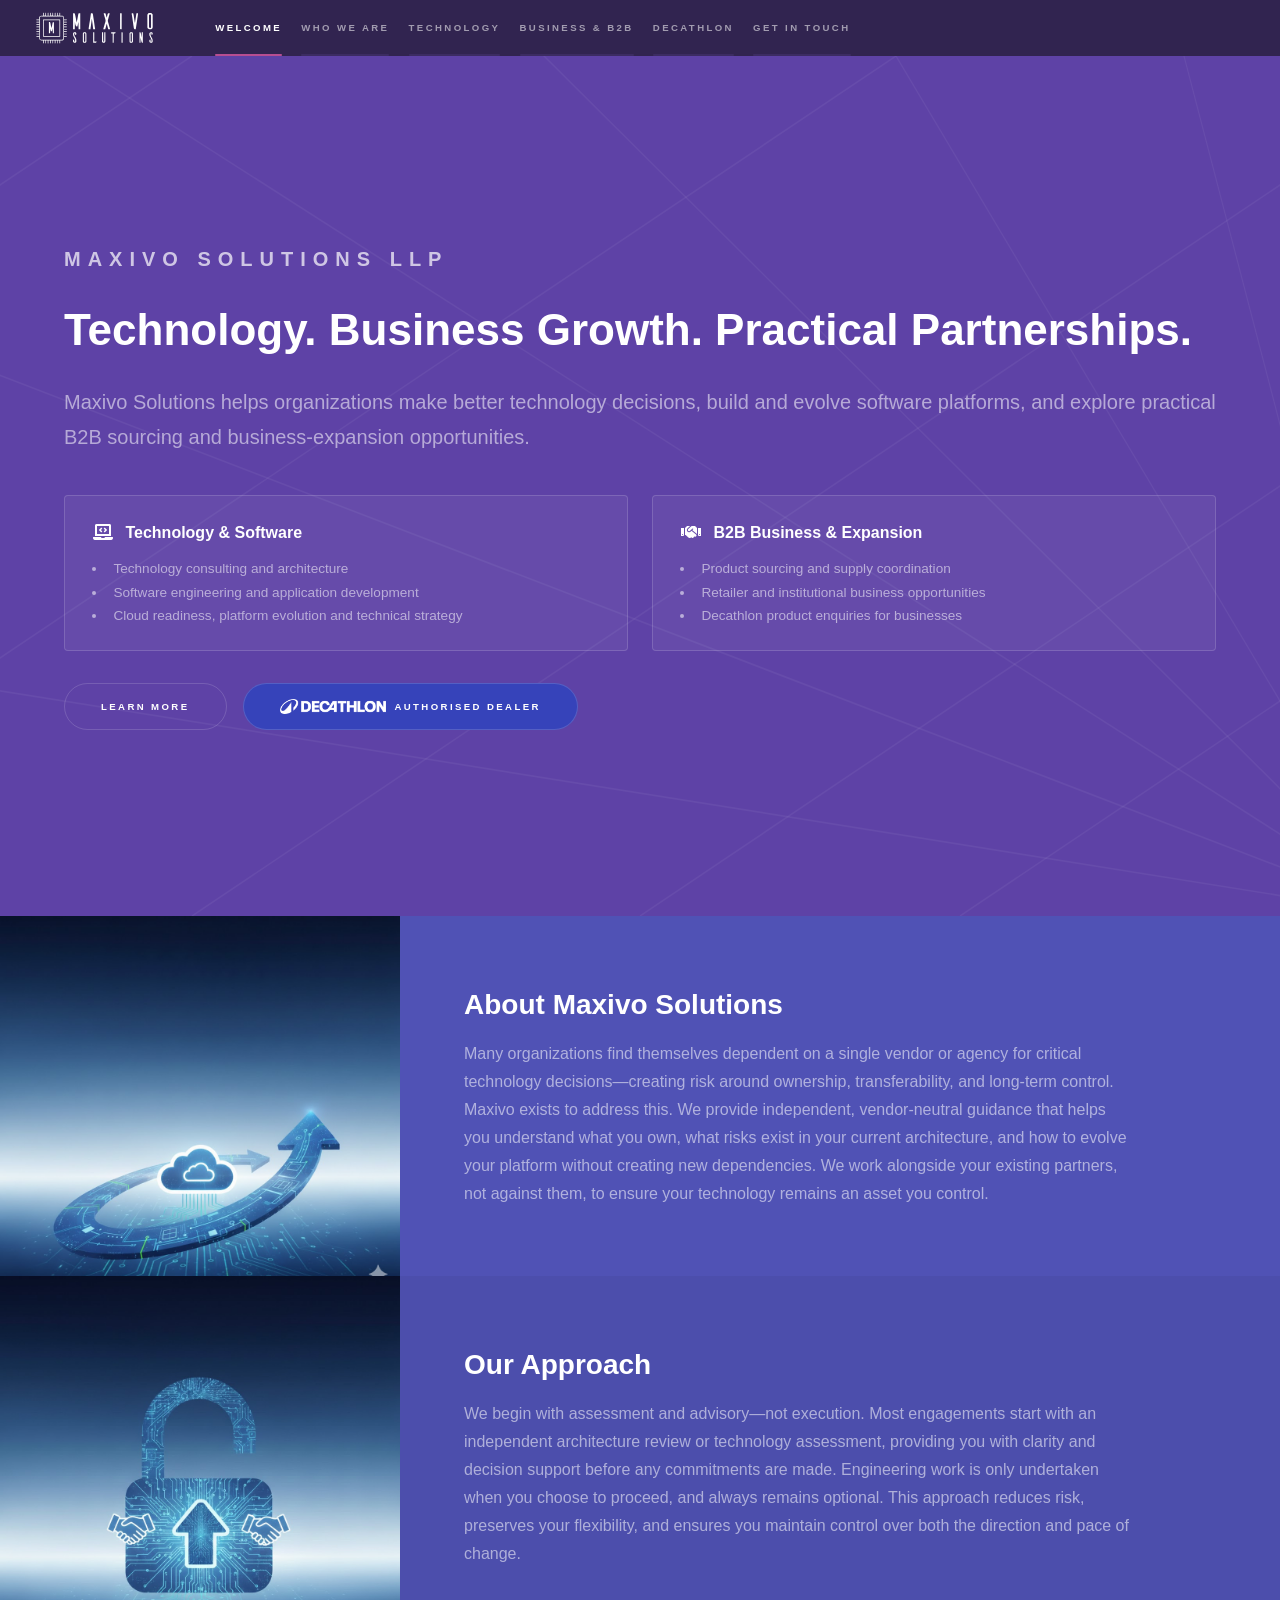
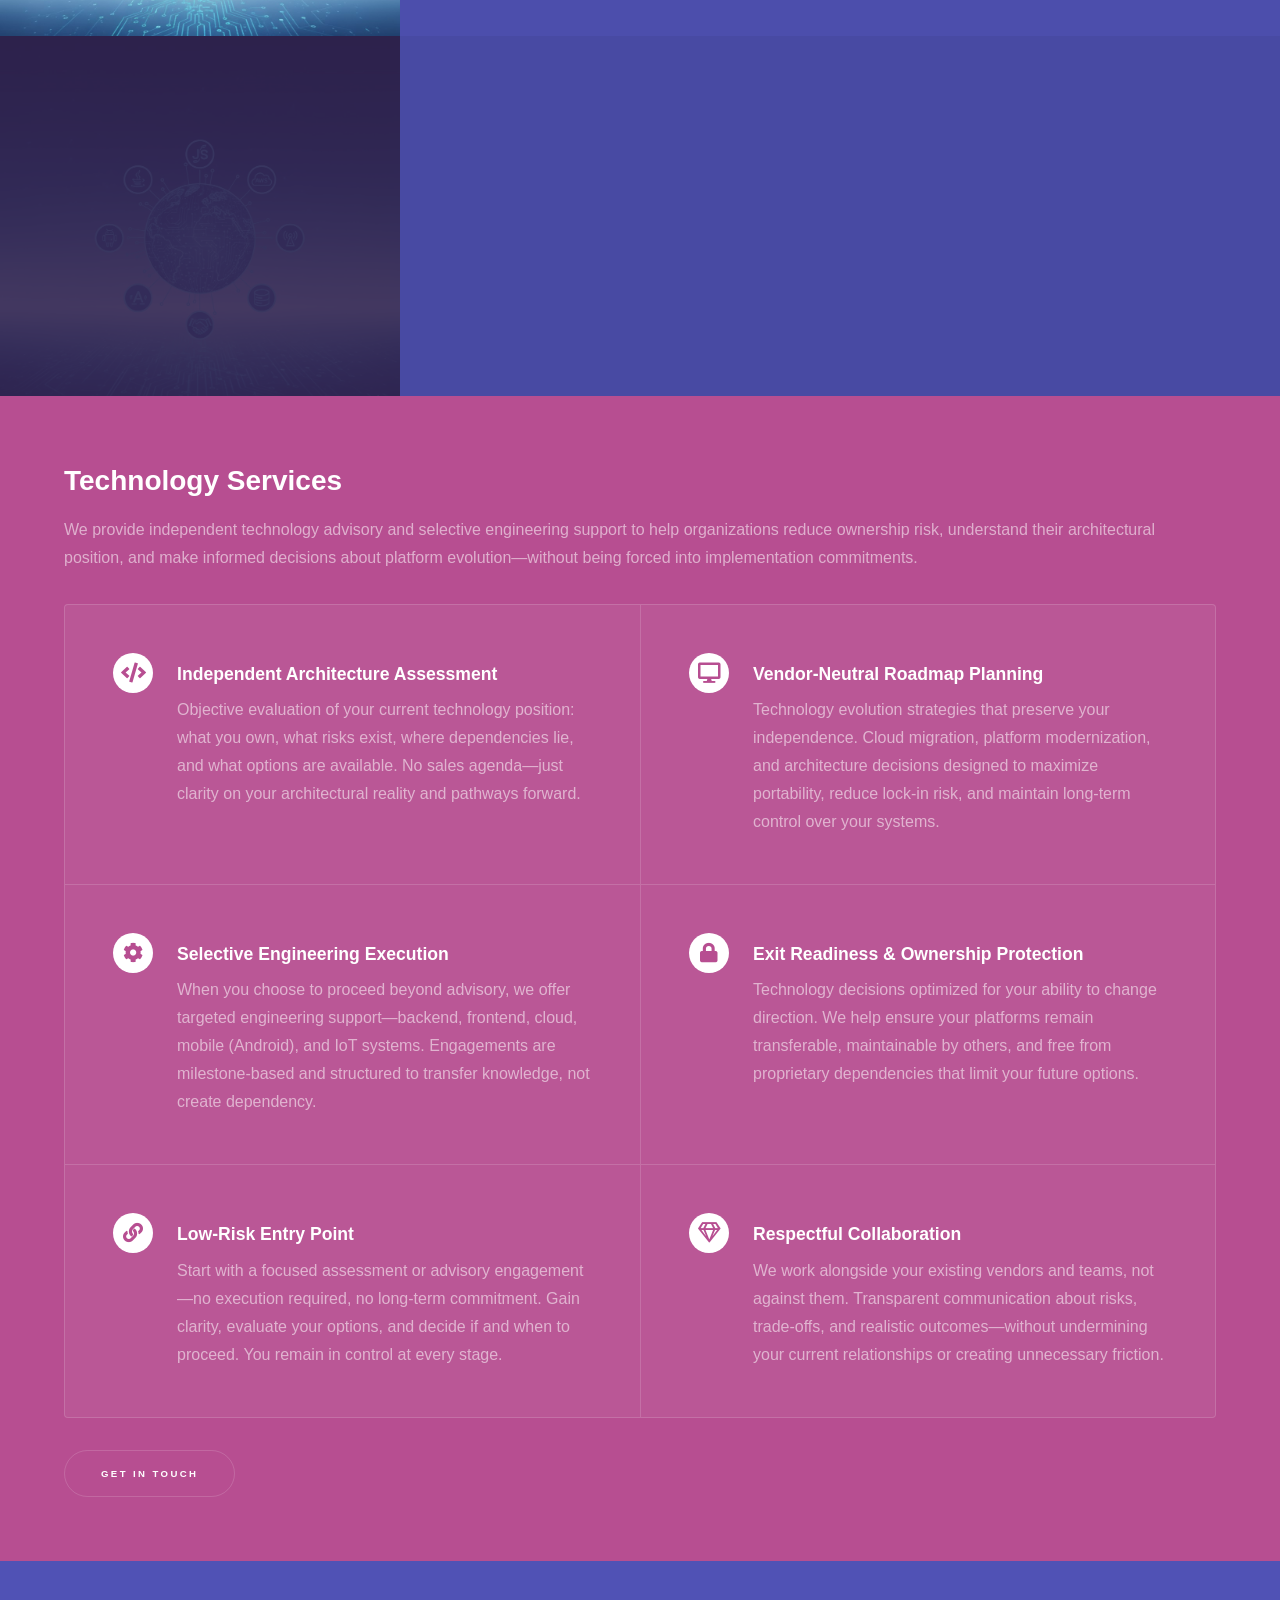
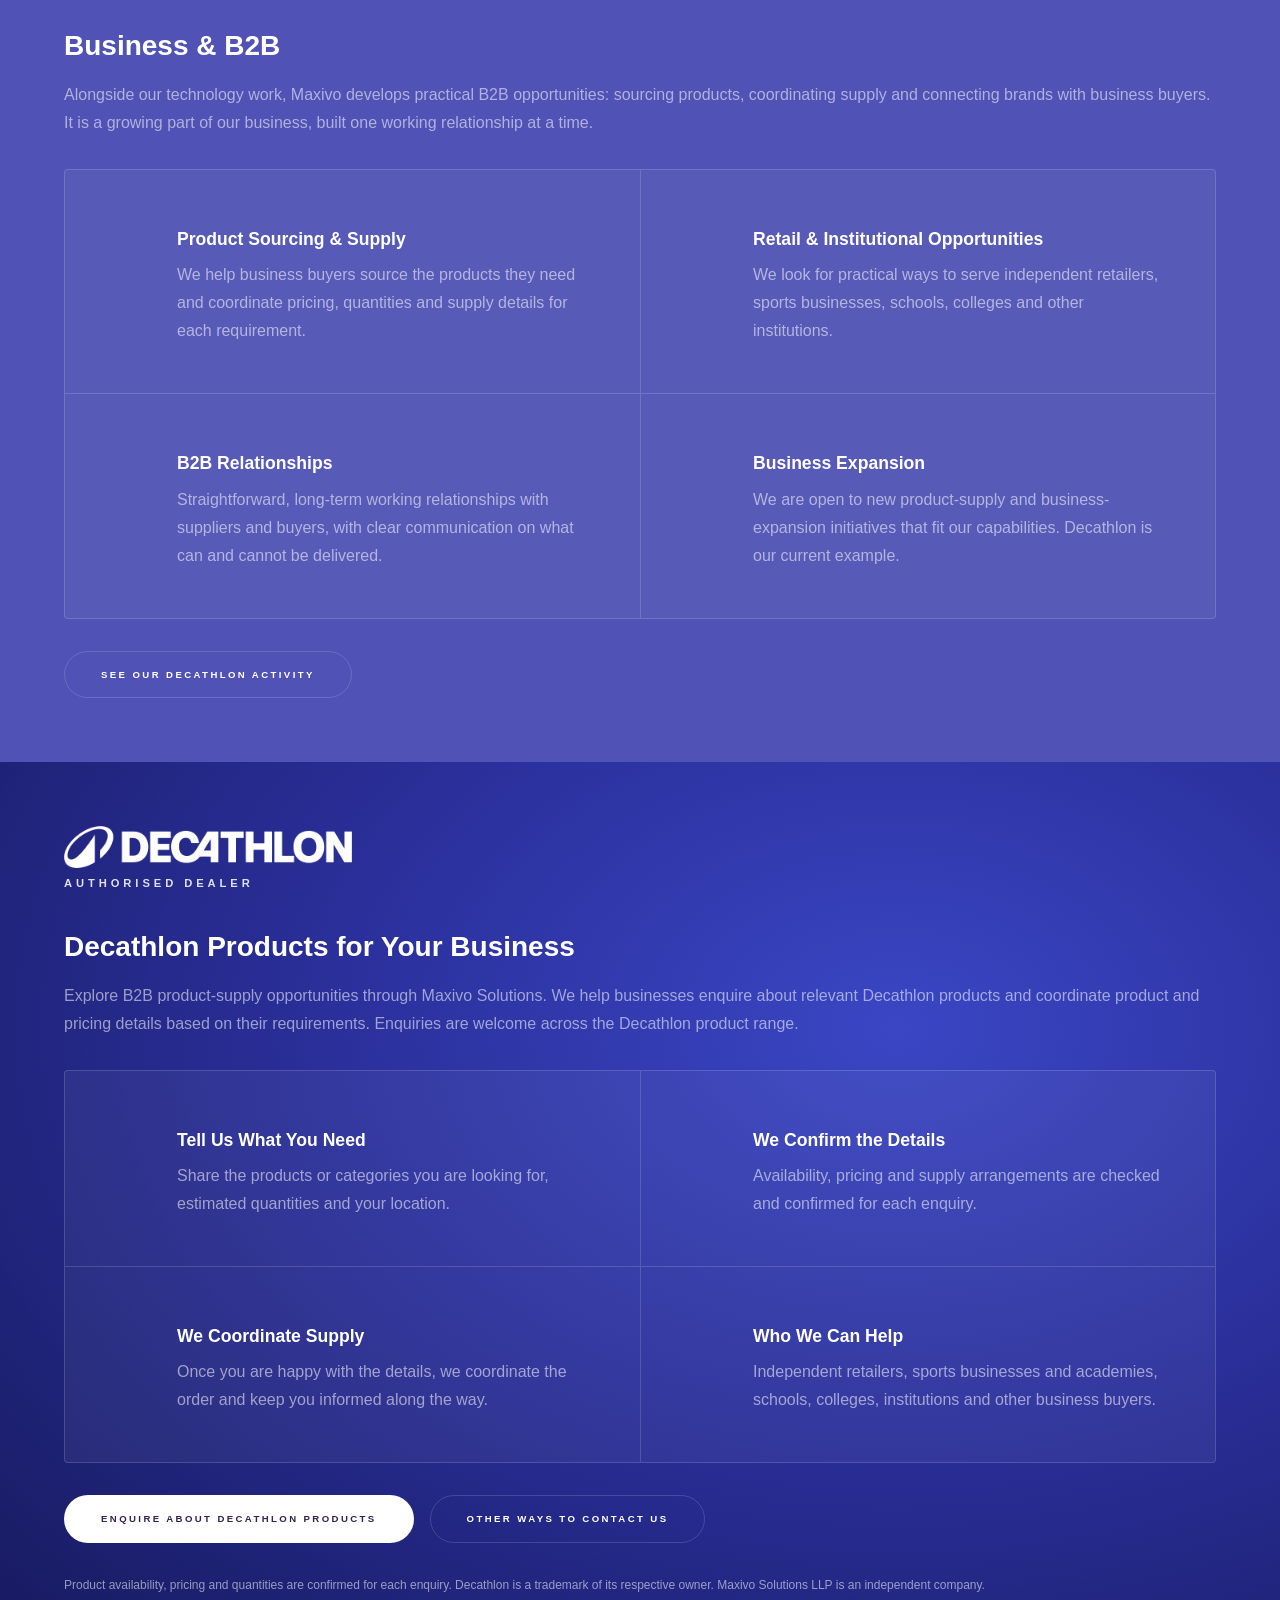
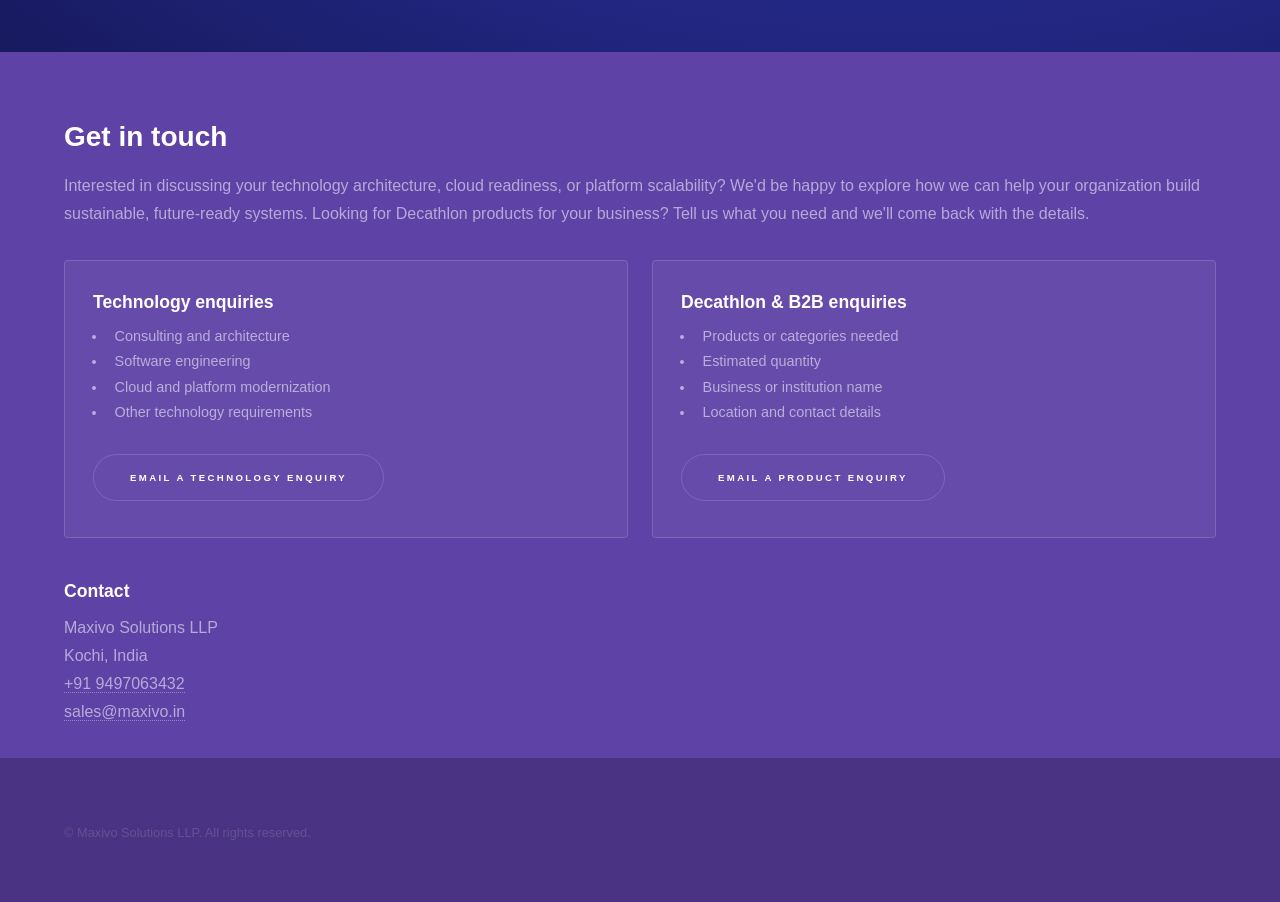
<file: index.html>
<!DOCTYPE HTML>
<!--
	Hyperspace by HTML5 UP
	html5up.net | @ajlkn
	Free for personal and commercial use under the CCA 3.0 license (html5up.net/license)
-->
<html>
	<head>
		<title>Maxivo Solutions LLP - Technology Consulting, Software Engineering & B2B Supply</title>
		<meta charset="utf-8" />
		<meta name="viewport" content="width=device-width, initial-scale=1, user-scalable=no" />
		<meta name="description" content="Maxivo Solutions LLP is an independent technology consulting and software engineering firm in Kochi, India, helping organizations make vendor-neutral architecture decisions and evolve their platforms. We also develop B2B product-supply opportunities, including Decathlon product enquiries for retailers and institutions." />
		<link rel="stylesheet" href="assets/css/main.css" />
		<link rel="stylesheet" href="assets/css/decathlon.css" />
		<noscript><link rel="stylesheet" href="assets/css/noscript.css" /></noscript>
		<style>
			/* Logo adjustments for tablet and mobile */
			@media screen and (max-width: 1280px) {
				/* On tablet, sidebar becomes horizontal header - adjust logo */
				.logo-container {
					display: none !important; /* Hide original logo on tablet/mobile */
				}

				/* Add logo to horizontal header */
				#sidebar > .inner {
					padding-left: 1.5em !important;
					display: flex !important;
					align-items: center !important;
					justify-content: flex-start !important;
				}

				#sidebar > .inner::before {
					content: '';
					background: url('images/Maxivo Banner Transparent White.svg') no-repeat center center;
					background-size: contain;
					width: 140px;
					height: 2.5em;
					display: inline-block;
					flex-shrink: 0;
					margin-right: 2em;
					/* filter: drop-shadow(0 0 3px rgba(200, 150, 255, 0.5)) drop-shadow(0 0 10px rgba(138, 43, 226, 0.45)); */
				}

				/* Ensure nav items fit properly */
				#sidebar nav ul li {
					margin: 0 0 0 1.2em !important;
					font-size: 1em;
				}

				#sidebar nav ul li a {
					white-space: nowrap;
				}
			}

			@media screen and (max-width: 980px) {
				/* Smaller tablets - reduce logo and spacing slightly */
				#sidebar > .inner::before {
					width: 120px;
					height: 2.3em;
					margin-right: 1.5em;
				}

				#sidebar nav ul li {
					margin: 0 0 0 1em !important;
					font-size: 0.95em;
				}
			}

			@media screen and (max-width: 840px) {
				/* Narrow tablets - tighten header so all nav items fit */
				#sidebar > .inner::before {
					width: 100px;
					margin-right: 1em;
				}

				#sidebar nav ul li {
					margin: 0 0 0 0.8em !important;
				}
			}

			@media screen and (max-width: 736px) {
				/* Mobile - sidebar is hidden, add fixed header with logo */
				body::before {
					content: '';
					position: fixed;
					top: 0;
					left: 0;
					width: 100%;
					height: 4.5em;
					background: linear-gradient(135deg, rgba(45, 25, 70, 0.3) 0%, rgba(60, 30, 85, 0.35) 100%),
					            linear-gradient(to bottom, rgba(0, 0, 0, 0.25), rgba(0, 0, 0, 0.2));
					backdrop-filter: blur(20px) saturate(180%);
					-webkit-backdrop-filter: blur(20px) saturate(180%);
					z-index: 10000;
					box-shadow: 0 4px 40px rgba(138, 43, 226, 0.15), 0 0 80px rgba(138, 43, 226, 0.1);
					border-bottom: 1px solid rgba(183, 78, 145, 0.2);
				}

				body::after {
					content: '';
					background: url('images/Maxivo Banner Transparent White.svg') no-repeat center center;
					background-size: contain;
					width: 160px;
					height: 3.2em;
					position: fixed;
					top: 0.65em;
					left: 50%;
					transform: translateX(-50%);
					z-index: 10001;
					/* filter: drop-shadow(0 0 3px rgba(200, 150, 255, 0.5)) drop-shadow(0 0 10px rgba(138, 43, 226, 0.45)); */
					display: block;
				}

				/* Add padding to first section to account for fixed header */
				#wrapper {
					padding-top: 4.5em;
				}
			}

			/* Typography optimizations */
			@media screen and (max-width: 736px) {
				#intro h1 {
					font-size: 2em !important;
					line-height: 1.3 !important;
				}
				#intro p {
					font-size: 1em !important;
				}
				.features section h3 {
					font-size: 1.1em !important;
				}
				.features section p {
					font-size: 0.9em !important;
				}
				#one section .inner h2,
				#two .inner h2,
				#b2b .inner h2,
				#decathlon .inner h2,
				#three .inner h2 {
					font-size: 1.75em !important;
				}
				#one section .inner p {
					font-size: 0.95em !important;
				}
			}

			@media screen and (max-width: 480px) {
				body::after {
					width: 120px;
					height: 2.5em;
				}
				#intro h1 {
					font-size: 1.75em !important;
				}
			}

			/* Ensure images are responsive */
			.image img {
				width: 100%;
				height: auto;
				display: block;
			}
		</style>
	</head>
	<body class="is-preload">

		<!-- Sidebar -->
			<section id="sidebar">
				<div class="inner">
					<div class="logo-container" style="text-align: center; padding: 2em 0 1em 0;">
						<a href="#intro" id="logo-link" style="text-decoration: none; border-bottom: none;"><img src="images/Maxivo Banner Transparent White.svg" alt="Maxivo Solutions Logo" style="width: 100%; height: auto;" /></a>
					</div>
					<nav>
						<ul>
							<li><a href="#intro" class="active active-locked">Welcome</a></li>
							<li><a href="#one">Who we are</a></li>
							<li><a href="#two">Technology</a></li>
							<li><a href="#b2b">Business &amp; B2B</a></li>
							<li><a href="#decathlon">Decathlon</a></li>
							<li><a href="#three">Get in touch</a></li>
						</ul>
					</nav>
				</div>
			</section>

		<!-- Wrapper -->
			<div id="wrapper">

				<!-- Intro -->
					<section id="intro" class="wrapper style1 fullscreen fade-up">
						<div class="inner">
							<p class="intro-eyebrow">Maxivo Solutions LLP</p>
							<h1>Technology. Business Growth. Practical Partnerships.</h1>
							<p>Maxivo Solutions helps organizations make better technology decisions, build and evolve software platforms, and explore practical B2B sourcing and business-expansion opportunities.</p>
							<div class="business-areas">
								<a href="#two" class="business-area scrolly">
									<h3><span class="icon solid fa-laptop-code"></span> Technology &amp; Software</h3>
									<ul>
										<li>Technology consulting and architecture</li>
										<li>Software engineering and application development</li>
										<li>Cloud readiness, platform evolution and technical strategy</li>
									</ul>
								</a>
								<a href="#b2b" class="business-area scrolly">
									<h3><span class="icon solid fa-handshake"></span> B2B Business &amp; Expansion</h3>
									<ul>
										<li>Product sourcing and supply coordination</li>
										<li>Retailer and institutional business opportunities</li>
										<li>Decathlon product enquiries for businesses</li>
									</ul>
								</a>
							</div>
							<ul class="actions">
								<li><a href="#one" class="button scrolly">Learn more</a></li>
								<li><a href="#decathlon" class="button scrolly decathlon-button"><img src="images/decathlon/decathlon-logo-white.png" alt="Decathlon" /> Authorised Dealer</a></li>
							</ul>
						</div>
					</section>

				<!-- One -->
					<section id="one" class="wrapper style2 spotlights">
						<section>
							<a href="#" class="image"><img src="images/pic01.jpg" alt="Technology consulting and advisory" data-position="center center" /></a>
							<div class="content">
								<div class="inner">
									<h2>About Maxivo Solutions</h2>
									<p>Many organizations find themselves dependent on a single vendor or agency for critical technology decisions—creating risk around ownership, transferability, and long-term control. Maxivo exists to address this. We provide independent, vendor-neutral guidance that helps you understand what you own, what risks exist in your current architecture, and how to evolve your platform without creating new dependencies. We work alongside your existing partners, not against them, to ensure your technology remains an asset you control.</p>
								</div>
							</div>
						</section>
						<section>
							<a href="#" class="image"><img src="images/pic02.jpg" alt="Independent and unbiased consulting" data-position="top center" /></a>
							<div class="content">
								<div class="inner">
									<h2>Our Approach</h2>
									<p>We begin with assessment and advisory—not execution. Most engagements start with an independent architecture review or technology assessment, providing you with clarity and decision support before any commitments are made. Engineering work is only undertaken when you choose to proceed, and always remains optional. This approach reduces risk, preserves your flexibility, and ensures you maintain control over both the direction and pace of change.</p>
								</div>
							</div>
						</section>
						<section>
							<a href="#" class="image"><img src="images/pic03.jpg" alt="Modern technology stack" data-position="25% 25%" /></a>
							<div class="content">
								<div class="inner">
									<h2>Technology Expertise</h2>
									<p>Our team brings deep expertise across modern technology stacks including Java, Spring Boot, Node.js, Angular, Android, AWS, Azure, MySQL, MongoDB, CouchDB, and IoT systems with MQTT. We leverage this breadth to provide vendor-neutral, future-ready recommendations.</p>
								</div>
							</div>
						</section>
					</section>

				<!-- Two -->
					<section id="two" class="wrapper style3 fade-up">
						<div class="inner">
							<h2>Technology Services</h2>
							<p>We provide independent technology advisory and selective engineering support to help organizations reduce ownership risk, understand their architectural position, and make informed decisions about platform evolution—without being forced into implementation commitments.</p>
							<div class="features">
								<section>
									<span class="icon solid major fa-code"></span>
									<h3>Independent Architecture Assessment</h3>
									<p>Objective evaluation of your current technology position: what you own, what risks exist, where dependencies lie, and what options are available. No sales agenda—just clarity on your architectural reality and pathways forward.</p>
								</section>
								<section>
									<span class="icon solid major fa-desktop"></span>
									<h3>Vendor-Neutral Roadmap Planning</h3>
									<p>Technology evolution strategies that preserve your independence. Cloud migration, platform modernization, and architecture decisions designed to maximize portability, reduce lock-in risk, and maintain long-term control over your systems.</p>
								</section>
								<section>
									<span class="icon solid major fa-cog"></span>
									<h3>Selective Engineering Execution</h3>
									<p>When you choose to proceed beyond advisory, we offer targeted engineering support—backend, frontend, cloud, mobile (Android), and IoT systems. Engagements are milestone-based and structured to transfer knowledge, not create dependency.</p>
								</section>
								<section>
									<span class="icon solid major fa-lock"></span>
									<h3>Exit Readiness & Ownership Protection</h3>
									<p>Technology decisions optimized for your ability to change direction. We help ensure your platforms remain transferable, maintainable by others, and free from proprietary dependencies that limit your future options.</p>
								</section>
								<section>
									<span class="icon solid major fa-link"></span>
									<h3>Low-Risk Entry Point</h3>
									<p>Start with a focused assessment or advisory engagement—no execution required, no long-term commitment. Gain clarity, evaluate your options, and decide if and when to proceed. You remain in control at every stage.</p>
								</section>
								<section>
									<span class="icon major fa-gem"></span>
									<h3>Respectful Collaboration</h3>
									<p>We work alongside your existing vendors and teams, not against them. Transparent communication about risks, trade-offs, and realistic outcomes—without undermining your current relationships or creating unnecessary friction.</p>
								</section>
							</div>
							<ul class="actions">
								<li><a href="#three" class="button scrolly">Get in touch</a></li>
							</ul>
						</div>
					</section>

				<!-- Business & B2B -->
					<section id="b2b" class="wrapper style2 fade-up">
						<div class="inner">
							<h2>Business &amp; B2B</h2>
							<p>Alongside our technology work, Maxivo develops practical B2B opportunities: sourcing products, coordinating supply and connecting brands with business buyers. It is a growing part of our business, built one working relationship at a time.</p>
							<div class="features">
								<section>
									<span class="icon solid major fa-boxes"></span>
									<h3>Product Sourcing &amp; Supply</h3>
									<p>We help business buyers source the products they need and coordinate pricing, quantities and supply details for each requirement.</p>
								</section>
								<section>
									<span class="icon solid major fa-store"></span>
									<h3>Retail &amp; Institutional Opportunities</h3>
									<p>We look for practical ways to serve independent retailers, sports businesses, schools, colleges and other institutions.</p>
								</section>
								<section>
									<span class="icon solid major fa-handshake"></span>
									<h3>B2B Relationships</h3>
									<p>Straightforward, long-term working relationships with suppliers and buyers, with clear communication on what can and cannot be delivered.</p>
								</section>
								<section>
									<span class="icon solid major fa-chart-line"></span>
									<h3>Business Expansion</h3>
									<p>We are open to new product-supply and business-expansion initiatives that fit our capabilities. Decathlon is our current example.</p>
								</section>
							</div>
							<ul class="actions">
								<li><a href="#decathlon" class="button scrolly">See our Decathlon activity</a></li>
							</ul>
						</div>
					</section>

				<!-- Decathlon -->
					<section id="decathlon" class="wrapper style-decathlon fade-up">
						<div class="inner">
							<div class="decathlon-badge">
								<img src="images/decathlon/decathlon-logo-white.png" alt="Decathlon" />
								<span>Authorised Dealer</span>
							</div>
							<h2>Decathlon Products for Your Business</h2>
							<p>Explore B2B product-supply opportunities through Maxivo Solutions. We help businesses enquire about relevant Decathlon products and coordinate product and pricing details based on their requirements. Enquiries are welcome across the Decathlon product range.</p>
							<div class="features">
								<section>
									<span class="icon solid major fa-clipboard-list"></span>
									<h3>Tell Us What You Need</h3>
									<p>Share the products or categories you are looking for, estimated quantities and your location.</p>
								</section>
								<section>
									<span class="icon solid major fa-search"></span>
									<h3>We Confirm the Details</h3>
									<p>Availability, pricing and supply arrangements are checked and confirmed for each enquiry.</p>
								</section>
								<section>
									<span class="icon solid major fa-truck"></span>
									<h3>We Coordinate Supply</h3>
									<p>Once you are happy with the details, we coordinate the order and keep you informed along the way.</p>
								</section>
								<section>
									<span class="icon solid major fa-users"></span>
									<h3>Who We Can Help</h3>
									<p>Independent retailers, sports businesses and academies, schools, colleges, institutions and other business buyers.</p>
								</section>
							</div>
							<ul class="actions">
								<li><a href="mailto:sales@maxivo.in?subject=Decathlon%20product%20enquiry&amp;body=Business%20/%20institution%20name%3A%0D%0AProducts%20or%20categories%20needed%3A%0D%0AEstimated%20quantity%3A%0D%0ALocation%3A%0D%0AContact%20name%20and%20phone%3A%0D%0A" class="button primary">Enquire About Decathlon Products</a></li>
								<li><a href="#three" class="button scrolly">Other ways to contact us</a></li>
							</ul>
							<p class="fine-print">Product availability, pricing and quantities are confirmed for each enquiry. Decathlon is a trademark of its respective owner. Maxivo Solutions LLP is an independent company.</p>
						</div>
					</section>

				<!-- Three -->
					<section id="three" class="wrapper style1 fade-up">
						<div class="inner">
							<h2>Get in touch</h2>
							<p>Interested in discussing your technology architecture, cloud readiness, or platform scalability? We'd be happy to explore how we can help your organization build sustainable, future-ready systems. Looking for Decathlon products for your business? Tell us what you need and we'll come back with the details.</p>
							<div class="enquiry-routes">
								<section>
									<h3>Technology enquiries</h3>
									<ul>
										<li>Consulting and architecture</li>
										<li>Software engineering</li>
										<li>Cloud and platform modernization</li>
										<li>Other technology requirements</li>
									</ul>
									<ul class="actions">
										<li><a href="mailto:sales@maxivo.in?subject=Technology%20enquiry&amp;body=Organisation%3A%0D%0AArea%20%28consulting%20%26%20architecture%20/%20software%20engineering%20/%20cloud%20%26%20platform%20modernisation%20/%20other%29%3A%0D%0ABrief%20description%20of%20your%20requirement%3A%0D%0AContact%20name%20and%20phone%3A%0D%0A" class="button">Email a technology enquiry</a></li>
									</ul>
								</section>
								<section>
									<h3>Decathlon &amp; B2B enquiries</h3>
									<ul>
										<li>Products or categories needed</li>
										<li>Estimated quantity</li>
										<li>Business or institution name</li>
										<li>Location and contact details</li>
									</ul>
									<ul class="actions">
										<li><a href="mailto:sales@maxivo.in?subject=Decathlon%20product%20enquiry&amp;body=Business%20/%20institution%20name%3A%0D%0AProducts%20or%20categories%20needed%3A%0D%0AEstimated%20quantity%3A%0D%0ALocation%3A%0D%0AContact%20name%20and%20phone%3A%0D%0A" class="button">Email a product enquiry</a></li>
									</ul>
								</section>
							</div>
							<!-- <div class="split style1"> -->
								<!-- <section>
									<form method="post" action="#">
										<div class="fields">
											<div class="field half">
												<label for="name">Name</label>
												<input type="text" name="name" id="name" />
											</div>
											<div class="field half">
												<label for="email">Email</label>
												<input type="text" name="email" id="email" />
											</div>
											<div class="field">
												<label for="message">Message</label>
												<textarea name="message" id="message" rows="5"></textarea>
											</div>
										</div>
										<ul class="actions">
											<li><a href="" class="button submit">Send Message</a></li>
										</ul>
									</form>
								</section> -->
								<!-- <section> -->
									<!-- <ul class="contact"> -->
										<!-- <li> -->
											<h3>Contact</h3>
											<div>Maxivo Solutions LLP</div>
											<div>Kochi, India</div>
											<div><a href="tel:+919497063432">+91 9497063432</a></div>
											<div><a href="mailto:sales@maxivo.in">sales@maxivo.in</a></div>
										<!-- </li> -->
									
										<!-- <li>
											<h3>Social</h3>
											<ul class="icons">
												<li><a href="#" class="icon brands fa-linkedin-in"><span class="label">LinkedIn</span></a></li>
												<li><a href="#" class="icon brands fa-github"><span class="label">GitHub</span></a></li>
											</ul>
										</li> -->
									<!-- </ul> -->
								<!-- </section> -->
							<!-- </div> -->
						</div>
					</section>

			</div>

		<!-- Footer -->
			<footer id="footer" class="wrapper style1-alt">
				<div class="inner">
					<ul class="menu">
						<li>&copy; Maxivo Solutions LLP. All rights reserved.</li>
					</ul>
				</div>
			</footer>

		<!-- Scripts -->
			<script src="assets/js/jquery.min.js"></script>
			<script src="assets/js/jquery.scrollex.min.js"></script>
			<script src="assets/js/jquery.scrolly.min.js"></script>
			<script src="assets/js/browser.min.js"></script>
			<script src="assets/js/breakpoints.min.js"></script>
			<script src="assets/js/util.js"></script>
			<script src="assets/js/main.js"></script>
			<script>
				$(document).ready(function() {
					$('#logo-link').on('click', function() {
						var $sidebar_a = $('#sidebar').find('a');
						$sidebar_a.removeClass('active').removeClass('active-locked');
						$('nav a[href="#intro"]').addClass('active').addClass('active-locked');
					});
				});
			</script>

	</body>
</html>
</file>
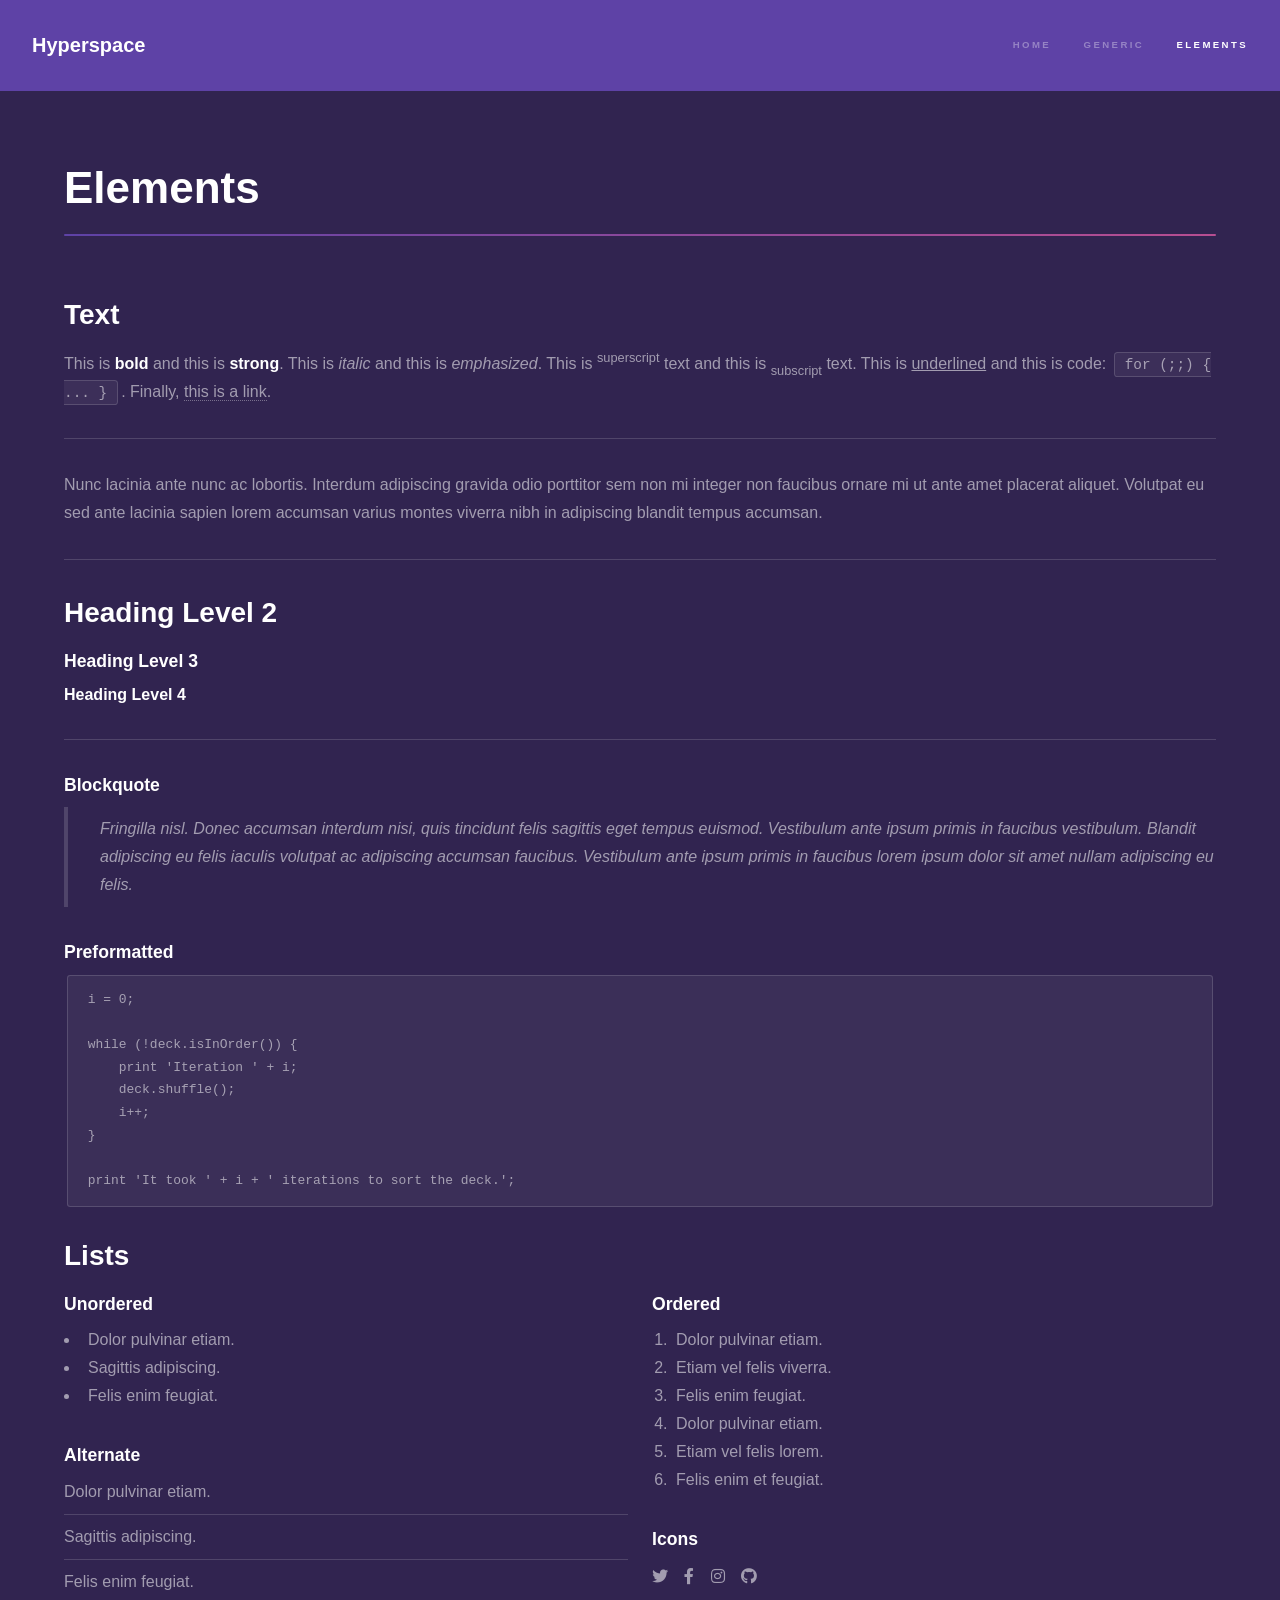
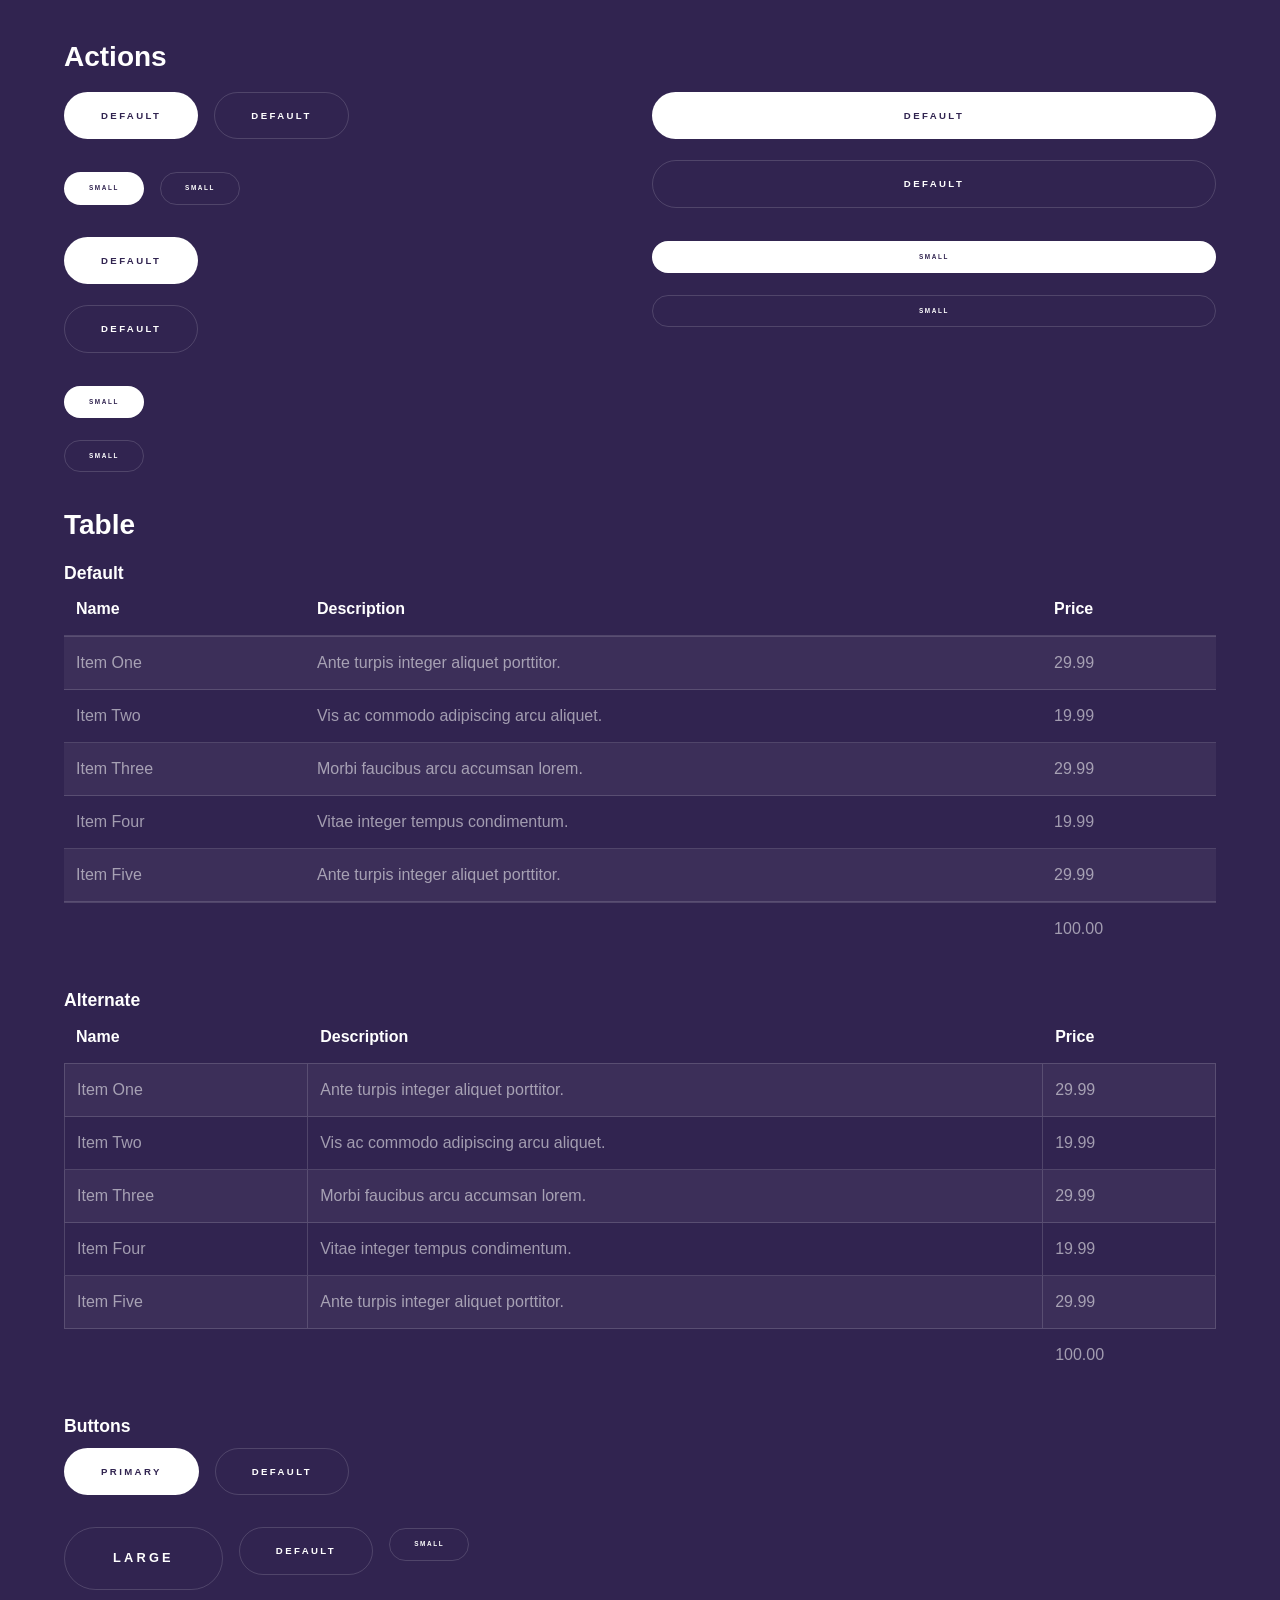
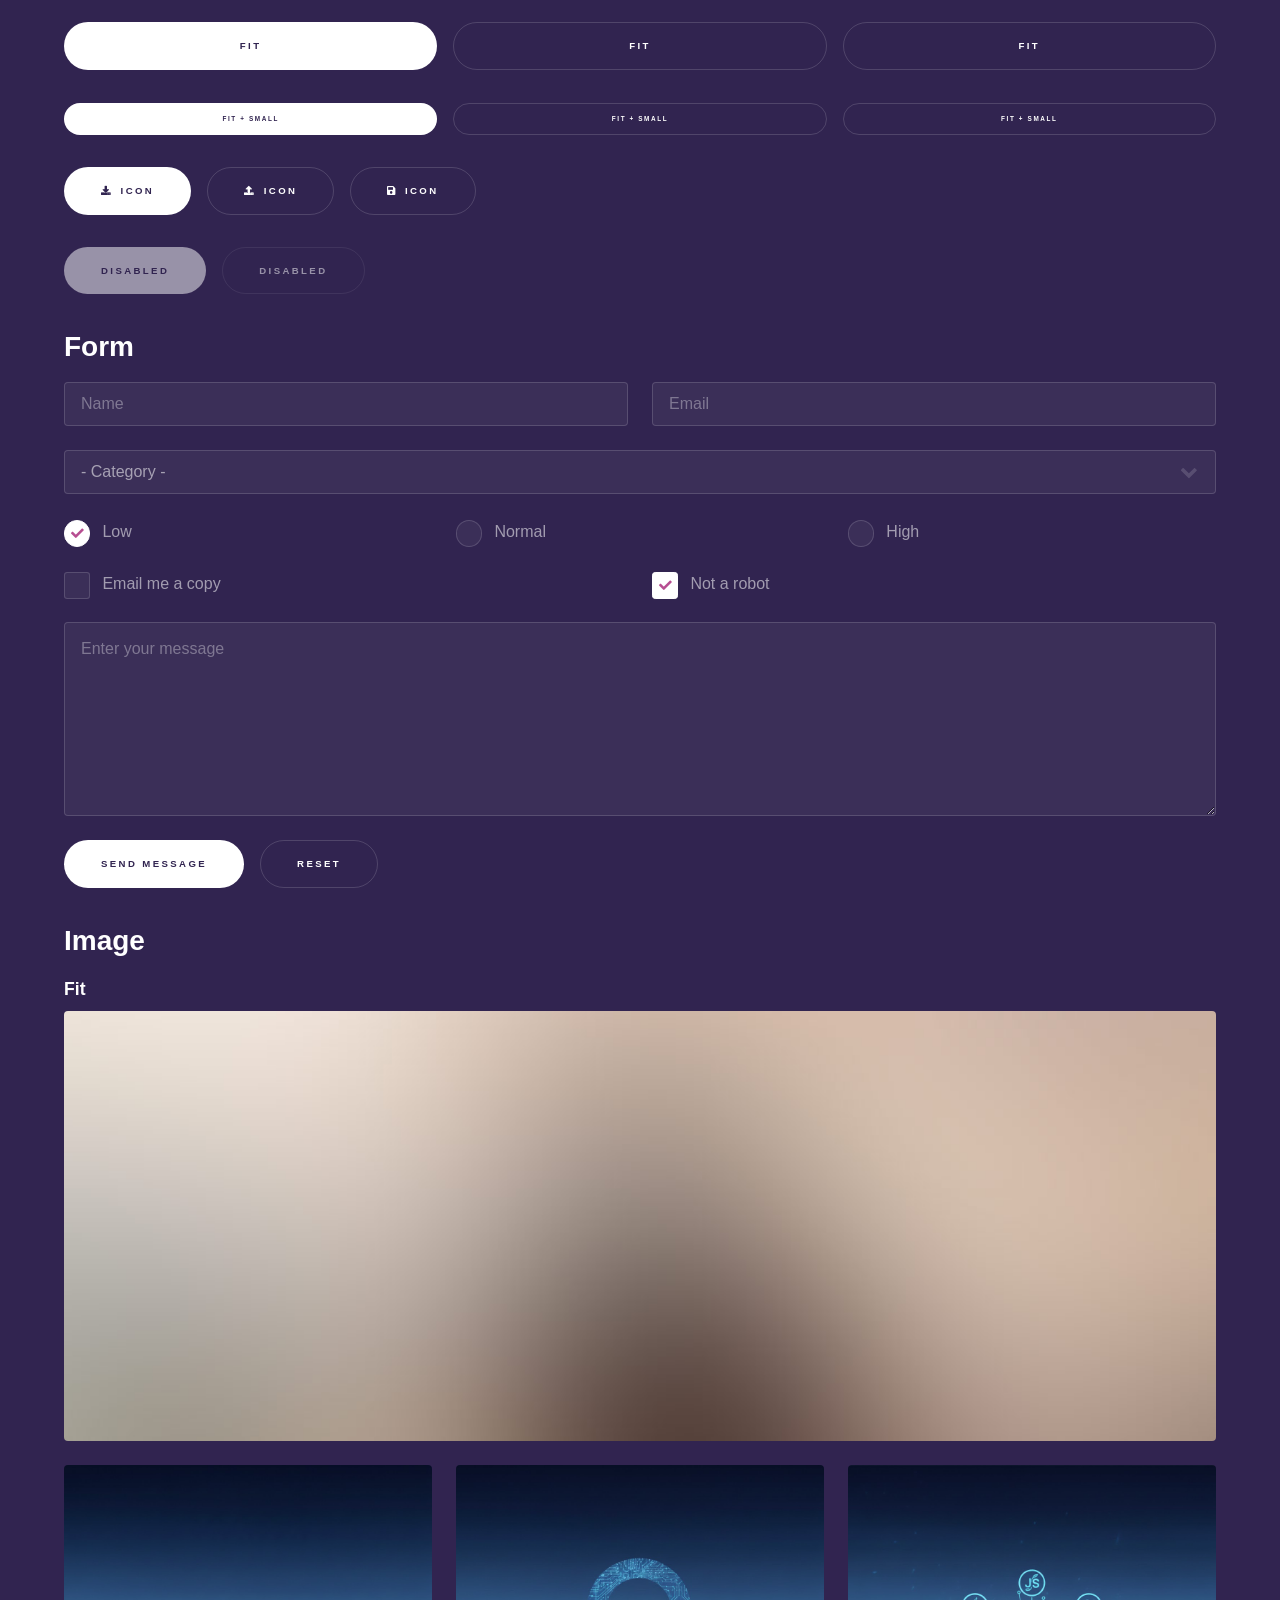
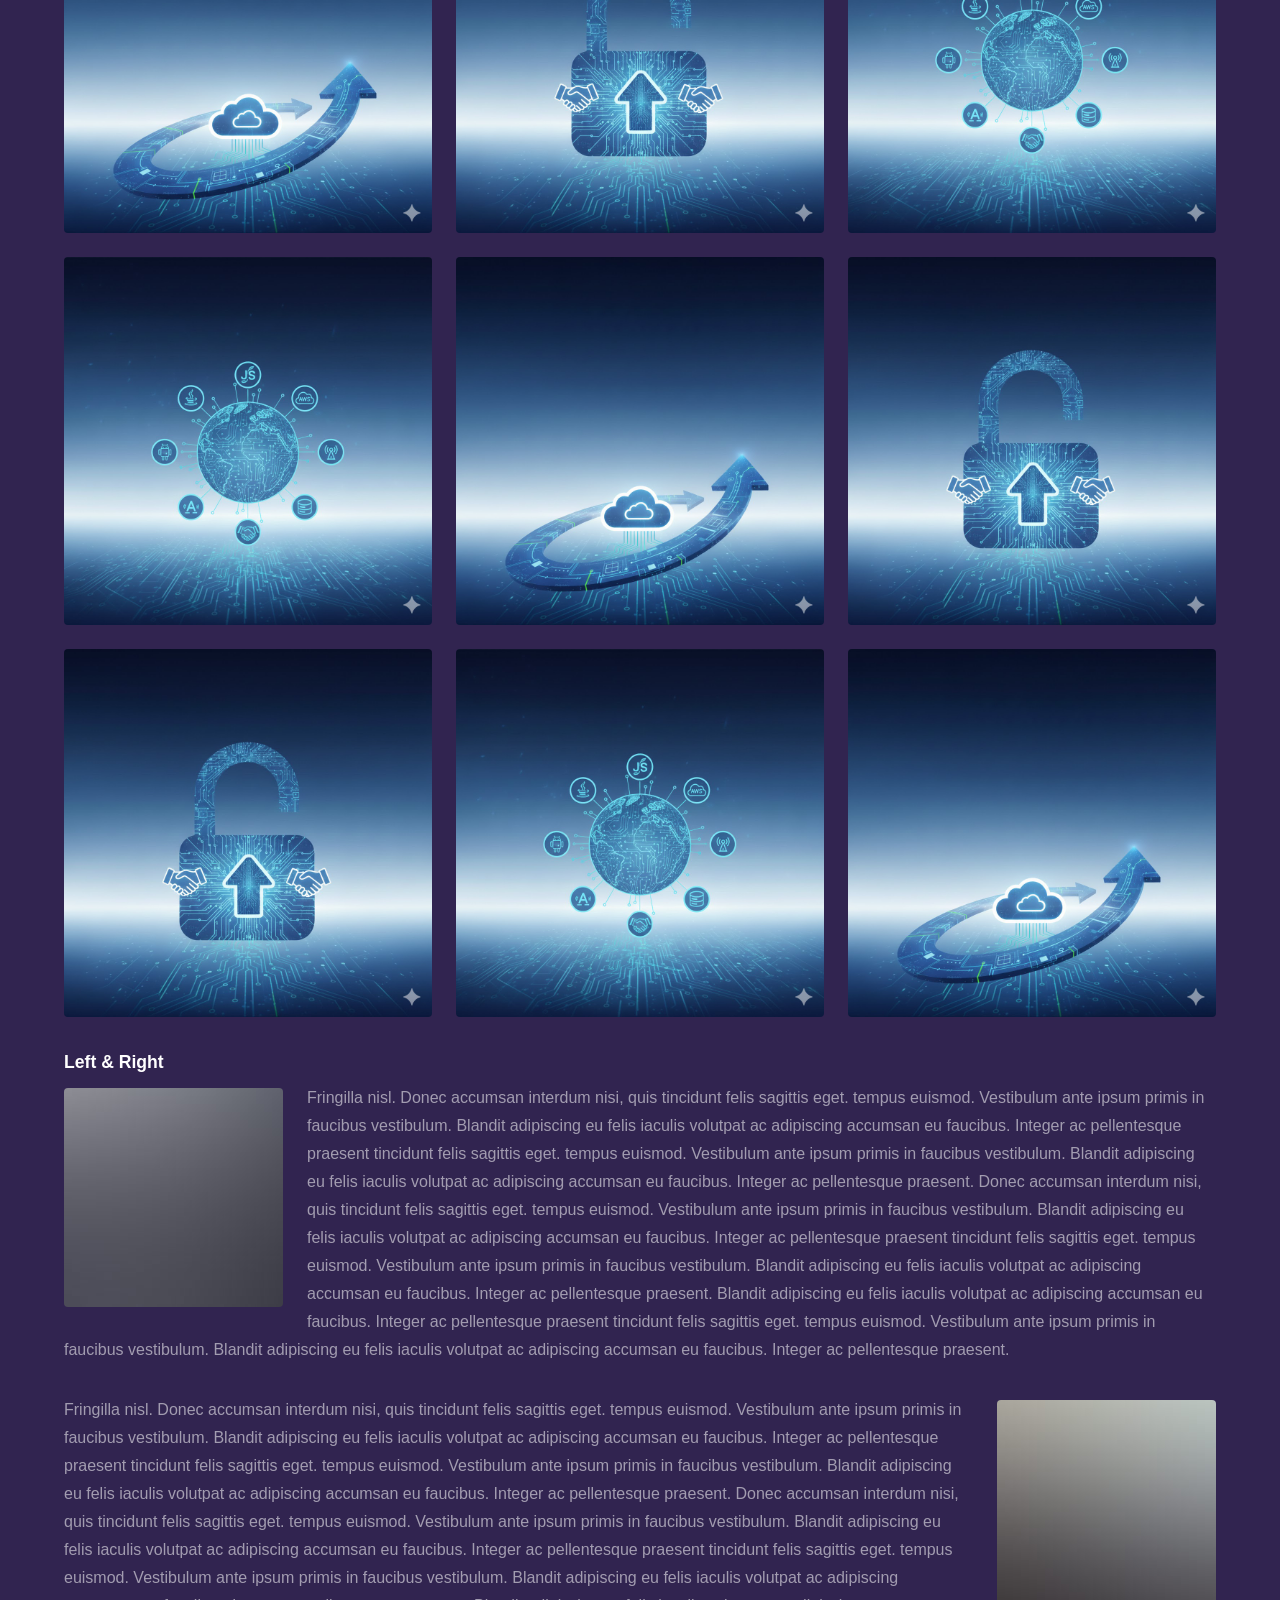
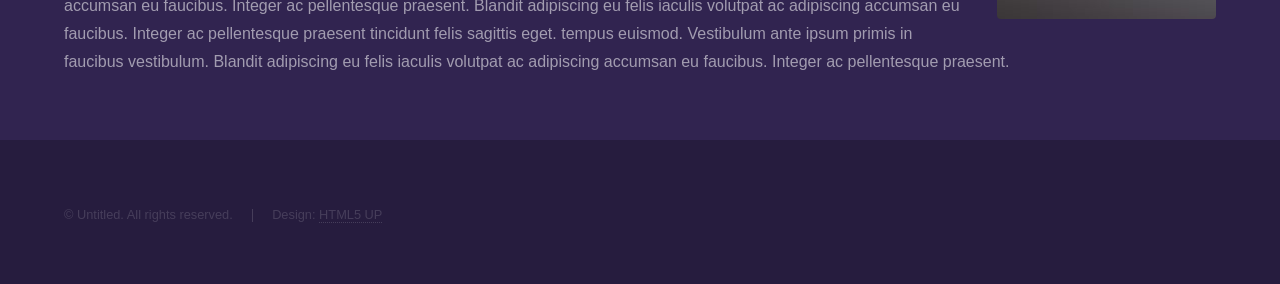
<file: elements.html>
<!DOCTYPE HTML>
<!--
	Hyperspace by HTML5 UP
	html5up.net | @ajlkn
	Free for personal and commercial use under the CCA 3.0 license (html5up.net/license)
-->
<html>
	<head>
		<title>Elements - Hyperspace by HTML5 UP</title>
		<meta charset="utf-8" />
		<meta name="viewport" content="width=device-width, initial-scale=1, user-scalable=no" />
		<link rel="stylesheet" href="assets/css/main.css" />
		<noscript><link rel="stylesheet" href="assets/css/noscript.css" /></noscript>
	</head>
	<body class="is-preload">

		<!-- Header -->
			<header id="header">
				<a href="index.html" class="title">Hyperspace</a>
				<nav>
					<ul>
						<li><a href="index.html">Home</a></li>
						<li><a href="generic.html">Generic</a></li>
						<li><a href="elements.html"  class="active">Elements</a></li>
					</ul>
				</nav>
			</header>

		<!-- Wrapper -->
			<div id="wrapper">

				<!-- Main -->
					<section id="main" class="wrapper">
						<div class="inner">
							<h1 class="major">Elements</h1>

							<!-- Text -->
								<section>
									<h2>Text</h2>
									<p>This is <b>bold</b> and this is <strong>strong</strong>. This is <i>italic</i> and this is <em>emphasized</em>.
									This is <sup>superscript</sup> text and this is <sub>subscript</sub> text.
									This is <u>underlined</u> and this is code: <code>for (;;) { ... }</code>. Finally, <a href="#">this is a link</a>.</p>
									<hr />
									<p>Nunc lacinia ante nunc ac lobortis. Interdum adipiscing gravida odio porttitor sem non mi integer non faucibus ornare mi ut ante amet placerat aliquet. Volutpat eu sed ante lacinia sapien lorem accumsan varius montes viverra nibh in adipiscing blandit tempus accumsan.</p>
									<hr />
									<h2>Heading Level 2</h2>
									<h3>Heading Level 3</h3>
									<h4>Heading Level 4</h4>
									<hr />
									<h3>Blockquote</h3>
									<blockquote>Fringilla nisl. Donec accumsan interdum nisi, quis tincidunt felis sagittis eget tempus euismod. Vestibulum ante ipsum primis in faucibus vestibulum. Blandit adipiscing eu felis iaculis volutpat ac adipiscing accumsan faucibus. Vestibulum ante ipsum primis in faucibus lorem ipsum dolor sit amet nullam adipiscing eu felis.</blockquote>
									<h3>Preformatted</h3>
									<pre><code>i = 0;

while (!deck.isInOrder()) {
    print 'Iteration ' + i;
    deck.shuffle();
    i++;
}

print 'It took ' + i + ' iterations to sort the deck.';</code></pre>
								</section>

							<!-- Lists -->
								<section>
									<h2>Lists</h2>
									<div class="row">
										<div class="col-6 col-12-medium">
											<h3>Unordered</h3>
											<ul>
												<li>Dolor pulvinar etiam.</li>
												<li>Sagittis adipiscing.</li>
												<li>Felis enim feugiat.</li>
											</ul>
											<h3>Alternate</h3>
											<ul class="alt">
												<li>Dolor pulvinar etiam.</li>
												<li>Sagittis adipiscing.</li>
												<li>Felis enim feugiat.</li>
											</ul>
										</div>
										<div class="col-6 col-12-medium">
											<h3>Ordered</h3>
											<ol>
												<li>Dolor pulvinar etiam.</li>
												<li>Etiam vel felis viverra.</li>
												<li>Felis enim feugiat.</li>
												<li>Dolor pulvinar etiam.</li>
												<li>Etiam vel felis lorem.</li>
												<li>Felis enim et feugiat.</li>
											</ol>
											<h3>Icons</h3>
											<ul class="icons">
												<li><a href="#" class="icon brands fa-twitter"><span class="label">Twitter</span></a></li>
												<li><a href="#" class="icon brands fa-facebook-f"><span class="label">Facebook</span></a></li>
												<li><a href="#" class="icon brands fa-instagram"><span class="label">Instagram</span></a></li>
												<li><a href="#" class="icon brands fa-github"><span class="label">Github</span></a></li>
											</ul>
										</div>
									</div>
									<h2>Actions</h2>
									<div class="row">
										<div class="col-6 col-12-medium">
											<ul class="actions">
												<li><a href="#" class="button primary">Default</a></li>
												<li><a href="#" class="button">Default</a></li>
											</ul>
											<ul class="actions small">
												<li><a href="#" class="button primary small">Small</a></li>
												<li><a href="#" class="button small">Small</a></li>
											</ul>
											<ul class="actions stacked">
												<li><a href="#" class="button primary">Default</a></li>
												<li><a href="#" class="button">Default</a></li>
											</ul>
											<ul class="actions stacked">
												<li><a href="#" class="button primary small">Small</a></li>
												<li><a href="#" class="button small">Small</a></li>
											</ul>
										</div>
										<div class="col-6 col-12-medium">
											<ul class="actions stacked">
												<li><a href="#" class="button primary fit">Default</a></li>
												<li><a href="#" class="button fit">Default</a></li>
											</ul>
											<ul class="actions stacked">
												<li><a href="#" class="button primary small fit">Small</a></li>
												<li><a href="#" class="button small fit">Small</a></li>
											</ul>
										</div>
									</div>
								</section>

							<!-- Table -->
								<section>
									<h2>Table</h2>
									<h3>Default</h3>
									<div class="table-wrapper">
										<table>
											<thead>
												<tr>
													<th>Name</th>
													<th>Description</th>
													<th>Price</th>
												</tr>
											</thead>
											<tbody>
												<tr>
													<td>Item One</td>
													<td>Ante turpis integer aliquet porttitor.</td>
													<td>29.99</td>
												</tr>
												<tr>
													<td>Item Two</td>
													<td>Vis ac commodo adipiscing arcu aliquet.</td>
													<td>19.99</td>
												</tr>
												<tr>
													<td>Item Three</td>
													<td> Morbi faucibus arcu accumsan lorem.</td>
													<td>29.99</td>
												</tr>
												<tr>
													<td>Item Four</td>
													<td>Vitae integer tempus condimentum.</td>
													<td>19.99</td>
												</tr>
												<tr>
													<td>Item Five</td>
													<td>Ante turpis integer aliquet porttitor.</td>
													<td>29.99</td>
												</tr>
											</tbody>
											<tfoot>
												<tr>
													<td colspan="2"></td>
													<td>100.00</td>
												</tr>
											</tfoot>
										</table>
									</div>

									<h3>Alternate</h3>
									<div class="table-wrapper">
										<table class="alt">
											<thead>
												<tr>
													<th>Name</th>
													<th>Description</th>
													<th>Price</th>
												</tr>
											</thead>
											<tbody>
												<tr>
													<td>Item One</td>
													<td>Ante turpis integer aliquet porttitor.</td>
													<td>29.99</td>
												</tr>
												<tr>
													<td>Item Two</td>
													<td>Vis ac commodo adipiscing arcu aliquet.</td>
													<td>19.99</td>
												</tr>
												<tr>
													<td>Item Three</td>
													<td> Morbi faucibus arcu accumsan lorem.</td>
													<td>29.99</td>
												</tr>
												<tr>
													<td>Item Four</td>
													<td>Vitae integer tempus condimentum.</td>
													<td>19.99</td>
												</tr>
												<tr>
													<td>Item Five</td>
													<td>Ante turpis integer aliquet porttitor.</td>
													<td>29.99</td>
												</tr>
											</tbody>
											<tfoot>
												<tr>
													<td colspan="2"></td>
													<td>100.00</td>
												</tr>
											</tfoot>
										</table>
									</div>
								</section>

							<!-- Buttons -->
								<section>
									<h3>Buttons</h3>
									<ul class="actions">
										<li><a href="#" class="button primary">Primary</a></li>
										<li><a href="#" class="button">Default</a></li>
									</ul>
									<ul class="actions">
										<li><a href="#" class="button large">Large</a></li>
										<li><a href="#" class="button">Default</a></li>
										<li><a href="#" class="button small">Small</a></li>
									</ul>
									<ul class="actions fit">
										<li><a href="#" class="button primary fit">Fit</a></li>
										<li><a href="#" class="button fit">Fit</a></li>
										<li><a href="#" class="button fit">Fit</a></li>
									</ul>
									<ul class="actions fit small">
										<li><a href="#" class="button primary fit small">Fit + Small</a></li>
										<li><a href="#" class="button fit small">Fit + Small</a></li>
										<li><a href="#" class="button fit small">Fit + Small</a></li>
									</ul>
									<ul class="actions">
										<li><a href="#" class="button primary icon solid fa-download">Icon</a></li>
										<li><a href="#" class="button icon solid fa-upload">Icon</a></li>
										<li><a href="#" class="button icon solid fa-save">Icon</a></li>
									</ul>
									<ul class="actions">
										<li><span class="button primary disabled">Disabled</span></li>
										<li><span class="button disabled">Disabled</span></li>
									</ul>
								</section>

							<!-- Form -->
								<section>
									<h2>Form</h2>
									<form method="post" action="#">
										<div class="row gtr-uniform">
											<div class="col-6 col-12-xsmall">
												<input type="text" name="demo-name" id="demo-name" value="" placeholder="Name" />
											</div>
											<div class="col-6 col-12-xsmall">
												<input type="email" name="demo-email" id="demo-email" value="" placeholder="Email" />
											</div>
											<div class="col-12">
												<select name="demo-category" id="demo-category">
													<option value="">- Category -</option>
													<option value="1">Manufacturing</option>
													<option value="1">Shipping</option>
													<option value="1">Administration</option>
													<option value="1">Human Resources</option>
												</select>
											</div>
											<div class="col-4 col-12-small">
												<input type="radio" id="demo-priority-low" name="demo-priority" checked>
												<label for="demo-priority-low">Low</label>
											</div>
											<div class="col-4 col-12-small">
												<input type="radio" id="demo-priority-normal" name="demo-priority">
												<label for="demo-priority-normal">Normal</label>
											</div>
											<div class="col-4 col-12-small">
												<input type="radio" id="demo-priority-high" name="demo-priority">
												<label for="demo-priority-high">High</label>
											</div>
											<div class="col-6 col-12-small">
												<input type="checkbox" id="demo-copy" name="demo-copy">
												<label for="demo-copy">Email me a copy</label>
											</div>
											<div class="col-6 col-12-small">
												<input type="checkbox" id="demo-human" name="demo-human" checked>
												<label for="demo-human">Not a robot</label>
											</div>
											<div class="col-12">
												<textarea name="demo-message" id="demo-message" placeholder="Enter your message" rows="6"></textarea>
											</div>
											<div class="col-12">
												<ul class="actions">
													<li><input type="submit" value="Send Message" class="primary" /></li>
													<li><input type="reset" value="Reset" /></li>
												</ul>
											</div>
										</div>
									</form>
								</section>

							<!-- Image -->
								<section>
									<h2>Image</h2>
									<h3>Fit</h3>
									<div class="box alt">
										<div class="row gtr-uniform">
											<div class="col-12"><span class="image fit"><img src="images/pic04.jpg" alt="" /></span></div>
											<div class="col-4"><span class="image fit"><img src="images/pic01.jpg" alt="" /></span></div>
											<div class="col-4"><span class="image fit"><img src="images/pic02.jpg" alt="" /></span></div>
											<div class="col-4"><span class="image fit"><img src="images/pic03.jpg" alt="" /></span></div>
											<div class="col-4"><span class="image fit"><img src="images/pic03.jpg" alt="" /></span></div>
											<div class="col-4"><span class="image fit"><img src="images/pic01.jpg" alt="" /></span></div>
											<div class="col-4"><span class="image fit"><img src="images/pic02.jpg" alt="" /></span></div>
											<div class="col-4"><span class="image fit"><img src="images/pic02.jpg" alt="" /></span></div>
											<div class="col-4"><span class="image fit"><img src="images/pic03.jpg" alt="" /></span></div>
											<div class="col-4"><span class="image fit"><img src="images/pic01.jpg" alt="" /></span></div>
										</div>
									</div>
									<h3>Left &amp; Right</h3>
									<p><span class="image left"><img src="images/pic05.jpg" alt="" /></span>Fringilla nisl. Donec accumsan interdum nisi, quis tincidunt felis sagittis eget. tempus euismod. Vestibulum ante ipsum primis in faucibus vestibulum. Blandit adipiscing eu felis iaculis volutpat ac adipiscing accumsan eu faucibus. Integer ac pellentesque praesent tincidunt felis sagittis eget. tempus euismod. Vestibulum ante ipsum primis in faucibus vestibulum. Blandit adipiscing eu felis iaculis volutpat ac adipiscing accumsan eu faucibus. Integer ac pellentesque praesent. Donec accumsan interdum nisi, quis tincidunt felis sagittis eget. tempus euismod. Vestibulum ante ipsum primis in faucibus vestibulum. Blandit adipiscing eu felis iaculis volutpat ac adipiscing accumsan eu faucibus. Integer ac pellentesque praesent tincidunt felis sagittis eget. tempus euismod. Vestibulum ante ipsum primis in faucibus vestibulum. Blandit adipiscing eu felis iaculis volutpat ac adipiscing accumsan eu faucibus. Integer ac pellentesque praesent. Blandit adipiscing eu felis iaculis volutpat ac adipiscing accumsan eu faucibus. Integer ac pellentesque praesent tincidunt felis sagittis eget. tempus euismod. Vestibulum ante ipsum primis in faucibus vestibulum. Blandit adipiscing eu felis iaculis volutpat ac adipiscing accumsan eu faucibus. Integer ac pellentesque praesent.</p>
									<p><span class="image right"><img src="images/pic06.jpg" alt="" /></span>Fringilla nisl. Donec accumsan interdum nisi, quis tincidunt felis sagittis eget. tempus euismod. Vestibulum ante ipsum primis in faucibus vestibulum. Blandit adipiscing eu felis iaculis volutpat ac adipiscing accumsan eu faucibus. Integer ac pellentesque praesent tincidunt felis sagittis eget. tempus euismod. Vestibulum ante ipsum primis in faucibus vestibulum. Blandit adipiscing eu felis iaculis volutpat ac adipiscing accumsan eu faucibus. Integer ac pellentesque praesent. Donec accumsan interdum nisi, quis tincidunt felis sagittis eget. tempus euismod. Vestibulum ante ipsum primis in faucibus vestibulum. Blandit adipiscing eu felis iaculis volutpat ac adipiscing accumsan eu faucibus. Integer ac pellentesque praesent tincidunt felis sagittis eget. tempus euismod. Vestibulum ante ipsum primis in faucibus vestibulum. Blandit adipiscing eu felis iaculis volutpat ac adipiscing accumsan eu faucibus. Integer ac pellentesque praesent. Blandit adipiscing eu felis iaculis volutpat ac adipiscing accumsan eu faucibus. Integer ac pellentesque praesent tincidunt felis sagittis eget. tempus euismod. Vestibulum ante ipsum primis in faucibus vestibulum. Blandit adipiscing eu felis iaculis volutpat ac adipiscing accumsan eu faucibus. Integer ac pellentesque praesent.</p>
								</section>

						</div>
					</section>

			</div>

		<!-- Footer -->
			<footer id="footer" class="wrapper alt">
				<div class="inner">
					<ul class="menu">
						<li>&copy; Untitled. All rights reserved.</li><li>Design: <a href="http://html5up.net">HTML5 UP</a></li>
					</ul>
				</div>
			</footer>

		<!-- Scripts -->
			<script src="assets/js/jquery.min.js"></script>
			<script src="assets/js/jquery.scrollex.min.js"></script>
			<script src="assets/js/jquery.scrolly.min.js"></script>
			<script src="assets/js/browser.min.js"></script>
			<script src="assets/js/breakpoints.min.js"></script>
			<script src="assets/js/util.js"></script>
			<script src="assets/js/main.js"></script>

	</body>
</html>
</file>
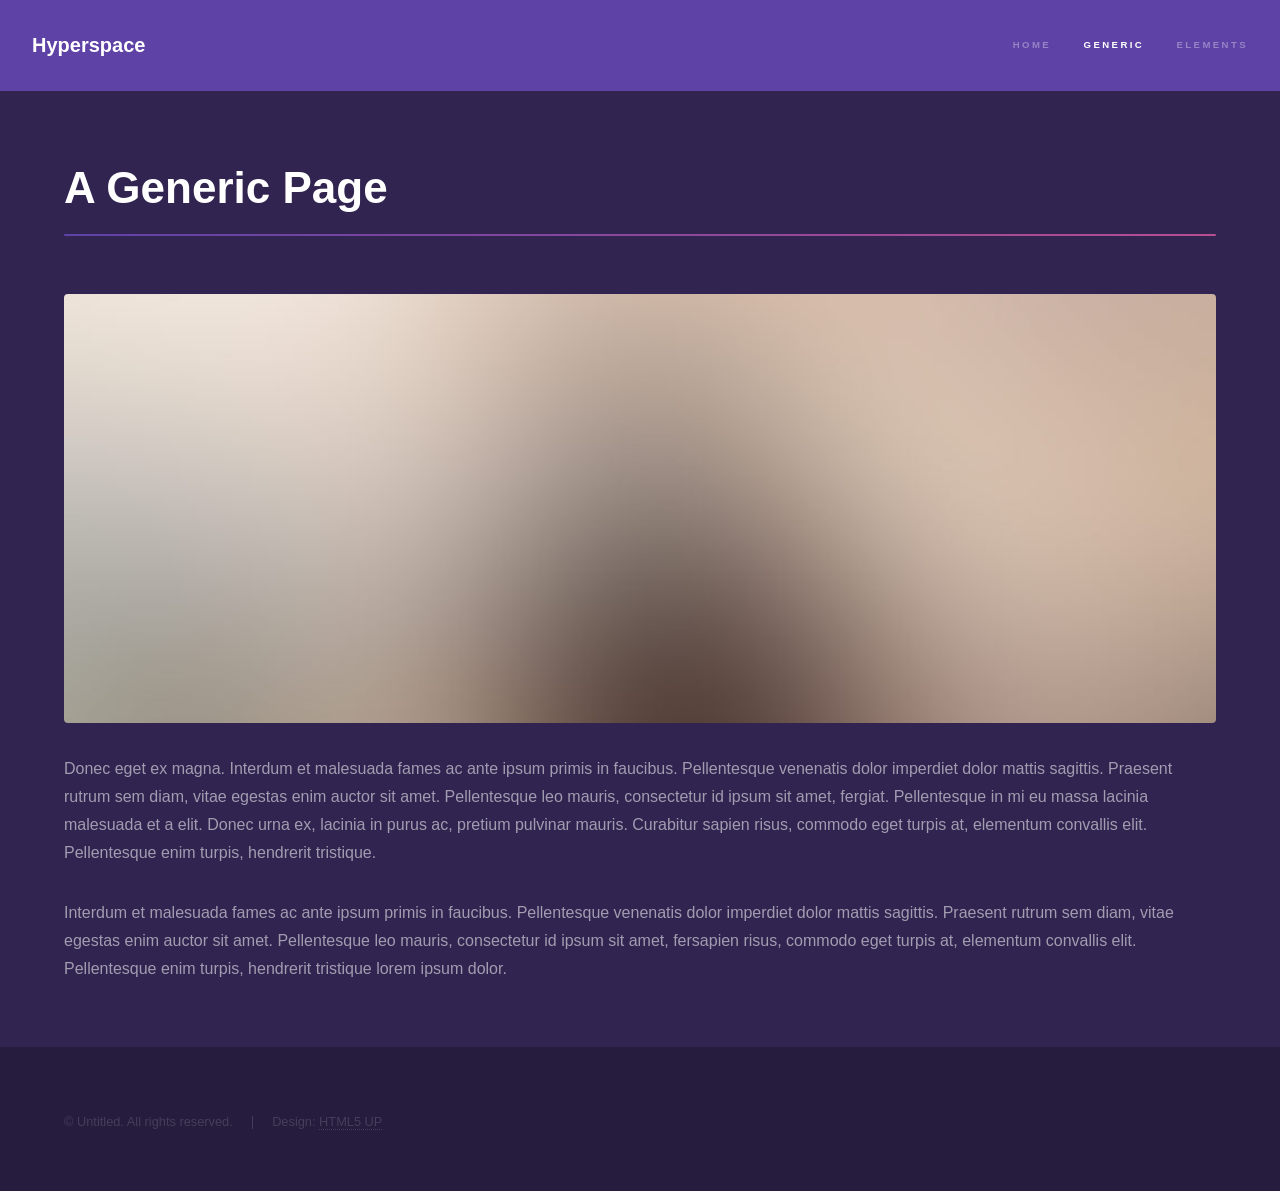
<file: generic.html>
<!DOCTYPE HTML>
<!--
	Hyperspace by HTML5 UP
	html5up.net | @ajlkn
	Free for personal and commercial use under the CCA 3.0 license (html5up.net/license)
-->
<html>
	<head>
		<title>Generic - Hyperspace by HTML5 UP</title>
		<meta charset="utf-8" />
		<meta name="viewport" content="width=device-width, initial-scale=1, user-scalable=no" />
		<link rel="stylesheet" href="assets/css/main.css" />
		<noscript><link rel="stylesheet" href="assets/css/noscript.css" /></noscript>
	</head>
	<body class="is-preload">

		<!-- Header -->
			<header id="header">
				<a href="index.html" class="title">Hyperspace</a>
				<nav>
					<ul>
						<li><a href="index.html">Home</a></li>
						<li><a href="generic.html" class="active">Generic</a></li>
						<li><a href="elements.html">Elements</a></li>
					</ul>
				</nav>
			</header>

		<!-- Wrapper -->
			<div id="wrapper">

				<!-- Main -->
					<section id="main" class="wrapper">
						<div class="inner">
							<h1 class="major">A Generic Page</h1>
							<span class="image fit"><img src="images/pic04.jpg" alt="" /></span>
							<p>Donec eget ex magna. Interdum et malesuada fames ac ante ipsum primis in faucibus. Pellentesque venenatis dolor imperdiet dolor mattis sagittis. Praesent rutrum sem diam, vitae egestas enim auctor sit amet. Pellentesque leo mauris, consectetur id ipsum sit amet, fergiat. Pellentesque in mi eu massa lacinia malesuada et a elit. Donec urna ex, lacinia in purus ac, pretium pulvinar mauris. Curabitur sapien risus, commodo eget turpis at, elementum convallis elit. Pellentesque enim turpis, hendrerit tristique.</p>
							<p>Interdum et malesuada fames ac ante ipsum primis in faucibus. Pellentesque venenatis dolor imperdiet dolor mattis sagittis. Praesent rutrum sem diam, vitae egestas enim auctor sit amet. Pellentesque leo mauris, consectetur id ipsum sit amet, fersapien risus, commodo eget turpis at, elementum convallis elit. Pellentesque enim turpis, hendrerit tristique lorem ipsum dolor.</p>
						</div>
					</section>

			</div>

		<!-- Footer -->
			<footer id="footer" class="wrapper alt">
				<div class="inner">
					<ul class="menu">
						<li>&copy; Untitled. All rights reserved.</li><li>Design: <a href="http://html5up.net">HTML5 UP</a></li>
					</ul>
				</div>
			</footer>

		<!-- Scripts -->
			<script src="assets/js/jquery.min.js"></script>
			<script src="assets/js/jquery.scrollex.min.js"></script>
			<script src="assets/js/jquery.scrolly.min.js"></script>
			<script src="assets/js/browser.min.js"></script>
			<script src="assets/js/breakpoints.min.js"></script>
			<script src="assets/js/util.js"></script>
			<script src="assets/js/main.js"></script>

	</body>
</html>
</file>
<file: assets/css/decathlon.css>
/* Homepage additions: business areas, Decathlon section, enquiry routes */

/* Intro */

	.intro-eyebrow {
		font-size: 0.7em;
		font-weight: bold;
		letter-spacing: 0.35em;
		text-transform: uppercase;
		color: rgba(255, 255, 255, 0.7);
		margin-bottom: 1em;
	}

	.business-areas {
		display: grid;
		grid-template-columns: 1fr 1fr;
		gap: 1.5em;
		margin: 0 0 2em 0;
	}

		.business-area {
			display: block;
			padding: 1.5em 1.75em 0.5em 1.75em;
			border: solid 1px rgba(255, 255, 255, 0.15);
			border-radius: 0.25em;
			background: rgba(255, 255, 255, 0.05);
			color: inherit;
			border-bottom: solid 1px rgba(255, 255, 255, 0.15);
			transition: background-color 0.2s ease-in-out, border-color 0.2s ease-in-out;
		}

			.business-area:hover {
				background: rgba(255, 255, 255, 0.1);
				border-color: rgba(255, 255, 255, 0.35);
				color: inherit;
			}

			.business-area h3 {
				font-size: 1em;
				margin-bottom: 0.75em;
			}

				.business-area h3 .icon {
					margin-right: 0.5em;
				}

			.business-area ul {
				font-size: 0.85em;
				margin-bottom: 1em;
			}

		@media screen and (max-width: 736px) {
			.business-areas {
				grid-template-columns: 1fr;
			}
		}

/* Decathlon section */

	.wrapper.style-decathlon {
		background: radial-gradient(ellipse at 70% 30%, #3a46c4 0%, #2a2f9a 45%, #171a5e 100%);
	}

		.wrapper.style-decathlon .icon.major:before {
			color: #3643ba;
		}

	.decathlon-badge {
		display: inline-block;
		margin: 0 0 2em 0;
	}

		.decathlon-badge img {
			display: block;
			height: 2.6em;
			width: auto;
			max-width: 100%;
		}

		.decathlon-badge span {
			display: block;
			margin-top: 0.6em;
			font-size: 0.7em;
			font-weight: bold;
			letter-spacing: 0.35em;
			text-transform: uppercase;
			color: rgba(255, 255, 255, 0.85);
		}

	.fine-print {
		font-size: 0.75em;
		color: rgba(255, 255, 255, 0.55);
	}

/* Button with Decathlon logo */

	.button.decathlon-button {
		display: inline-flex;
		align-items: center;
		gap: 0.9em;
		background-color: #3643ba;
		box-shadow: none;
	}

		.button.decathlon-button:hover {
			background-color: #4552d0;
		}

		.button.decathlon-button img {
			height: 1.6em;
			width: auto;
			display: block;
		}

		@media screen and (max-width: 736px) {
			.button.decathlon-button {
				justify-content: center;
				white-space: normal;
				height: auto;
				min-height: calc(4.75em + 2px);
				line-height: 1.4;
				padding: 0.75em 1.75em;
			}
		}

/* Contact: enquiry routes */

	.enquiry-routes {
		display: grid;
		grid-template-columns: 1fr 1fr;
		gap: 1.5em;
		margin: 0 0 2.5em 0;
	}

		.enquiry-routes section {
			padding: 1.75em 1.75em 0.25em 1.75em;
			border: solid 1px rgba(255, 255, 255, 0.15);
			border-radius: 0.25em;
			background: rgba(255, 255, 255, 0.05);
		}

			.enquiry-routes ul:not(.actions) {
				font-size: 0.9em;
			}

		@media screen and (max-width: 980px) {
			.enquiry-routes {
				grid-template-columns: 1fr;
			}
		}

/* Long button labels in the new sections wrap on small screens */

	@media screen and (max-width: 736px) {
		#b2b .actions .button,
		#decathlon .actions .button,
		.enquiry-routes .actions .button {
			display: inline-flex;
			align-items: center;
			justify-content: center;
			text-align: center;
			white-space: normal;
			height: auto;
			min-height: calc(4.75em + 2px);
			line-height: 1.6;
			padding: 0.75em 2em;
		}
	}
</file>
<file: assets/css/noscript.css>
/*
	Hyperspace by HTML5 UP
	html5up.net | @ajlkn
	Free for personal and commercial use under the CCA 3.0 license (html5up.net/license)
*/

/* Spotlights */

	.spotlights > section > .image:before {
		opacity: 0 !important;
	}

	.spotlights > section > .content > .inner {
		-moz-transform: none !important;
		-webkit-transform: none !important;
		-ms-transform: none !important;
		transform: none !important;
		opacity: 1 !important;
	}

/* Wrapper */

	.wrapper > .inner {
		opacity: 1 !important;
		-moz-transform: none !important;
		-webkit-transform: none !important;
		-ms-transform: none !important;
		transform: none !important;
	}

/* Sidebar */

	#sidebar > .inner {
		opacity: 1 !important;
	}

	#sidebar nav > ul > li {
		-moz-transform: none !important;
		-webkit-transform: none !important;
		-ms-transform: none !important;
		transform: none !important;
		opacity: 1 !important;
	}
</file>
<file: assets/css/main.css>
@import url(fontawesome-all.min.css);

/*
	Hyperspace by HTML5 UP
	html5up.net | @ajlkn
	Free for personal and commercial use under the CCA 3.0 license (html5up.net/license)
*/

html, body, div, span, applet, object,
iframe, h1, h2, h3, h4, h5, h6, p, blockquote,
pre, a, abbr, acronym, address, big, cite,
code, del, dfn, em, img, ins, kbd, q, s, samp,
small, strike, strong, sub, sup, tt, var, b,
u, i, center, dl, dt, dd, ol, ul, li, fieldset,
form, label, legend, table, caption, tbody,
tfoot, thead, tr, th, td, article, aside,
canvas, details, embed, figure, figcaption,
footer, header, hgroup, menu, nav, output, ruby,
section, summary, time, mark, audio, video {
	margin: 0;
	padding: 0;
	border: 0;
	font-size: 100%;
	font: inherit;
	vertical-align: baseline;}

article, aside, details, figcaption, figure,
footer, header, hgroup, menu, nav, section {
	display: block;}

body {
	line-height: 1;
}

ol, ul {
	list-style: none;
}

blockquote, q {
	quotes: none;
}

	blockquote:before, blockquote:after, q:before, q:after {
		content: '';
		content: none;
	}

table {
	border-collapse: collapse;
	border-spacing: 0;
}

body {
	-webkit-text-size-adjust: none;
}

mark {
	background-color: transparent;
	color: inherit;
}

input::-moz-focus-inner {
	border: 0;
	padding: 0;
}

input, select, textarea {
	-moz-appearance: none;
	-webkit-appearance: none;
	-ms-appearance: none;
	appearance: none;
}

/* Basic */

	@-ms-viewport {
		width: device-width;
	}

	body {
		-ms-overflow-style: scrollbar;
	}

	@media screen and (max-width: 480px) {

		html, body {
			min-width: 320px;
		}

	}

	html {
		box-sizing: border-box;
	}

	*, *:before, *:after {
		box-sizing: inherit;
	}

	body {
		background: #312450;
	}

		body.is-preload *, body.is-preload *:before, body.is-preload *:after {
			-moz-animation: none !important;
			-webkit-animation: none !important;
			-ms-animation: none !important;
			animation: none !important;
			-moz-transition: none !important;
			-webkit-transition: none !important;
			-ms-transition: none !important;
			transition: none !important;
		}

/* Type */

	body, input, select, textarea {
		color: rgba(255, 255, 255, 0.55);
		font-family: Arial, Helvetica, sans-serif;
		font-size: 16.5pt;
		font-weight: normal;
		line-height: 1.75;
	}

		@media screen and (max-width: 1680px) {

			body, input, select, textarea {
				font-size: 13pt;
			}

		}

		@media screen and (max-width: 1280px) {

			body, input, select, textarea {
				font-size: 12pt;
			}

		}

		@media screen and (max-width: 360px) {

			body, input, select, textarea {
				font-size: 11pt;
			}

		}

	a {
		-moz-transition: color 0.2s ease, border-bottom-color 0.2s ease;
		-webkit-transition: color 0.2s ease, border-bottom-color 0.2s ease;
		-ms-transition: color 0.2s ease, border-bottom-color 0.2s ease;
		transition: color 0.2s ease, border-bottom-color 0.2s ease;
		border-bottom: dotted 1px rgba(255, 255, 255, 0.35);
		color: inherit;
		text-decoration: none;
	}

		a:hover {
			border-bottom-color: transparent;
			color: #ffffff;
		}

	strong, b {
		color: #ffffff;
		font-weight: bold;
	}

	em, i {
		font-style: italic;
	}

	p {
		margin: 0 0 2em 0;
	}

	h1, h2, h3, h4, h5, h6 {
		color: #ffffff;
		font-weight: bold;
		line-height: 1.5;
		margin: 0 0 0.5em 0;
	}

		h1 a, h2 a, h3 a, h4 a, h5 a, h6 a {
			color: inherit;
			text-decoration: none;
		}

	h1 {
		font-size: 2.75em;
	}

		h1.major {
			margin: 0 0 1.3em 0;
			position: relative;
			padding-bottom: 0.35em;
		}

			h1.major:after {
				background-image: -moz-linear-gradient(to right, #5e42a6, #b74e91);
				background-image: -webkit-linear-gradient(to right, #5e42a6, #b74e91);
				background-image: -ms-linear-gradient(to right, #5e42a6, #b74e91);
				background-image: linear-gradient(to right, #5e42a6, #b74e91);
				-moz-transition: max-width 0.2s ease;
				-webkit-transition: max-width 0.2s ease;
				-ms-transition: max-width 0.2s ease;
				transition: max-width 0.2s ease;
				border-radius: 0.2em;
				bottom: 0;
				content: '';
				height: 0.05em;
				position: absolute;
				right: 0;
				width: 100%;
			}

	h2 {
		font-size: 1.75em;
	}

	h3 {
		font-size: 1.1em;
	}

	h4 {
		font-size: 1em;
	}

	h5 {
		font-size: 0.8em;
	}

	h6 {
		font-size: 0.6em;
	}

	@media screen and (max-width: 736px) {

		h1 {
			font-size: 2em;
		}

		h2 {
			font-size: 1.25em;
		}

		h3 {
			font-size: 1em;
		}

		h4 {
			font-size: 0.8em;
		}

		h5 {
			font-size: 0.6em;
		}

		h6 {
			font-size: 0.6em;
		}

	}

	sub {
		font-size: 0.8em;
		position: relative;
		top: 0.5em;
	}

	sup {
		font-size: 0.8em;
		position: relative;
		top: -0.5em;
	}

	blockquote {
		border-left: solid 4px rgba(255, 255, 255, 0.15);
		font-style: italic;
		margin: 0 0 2em 0;
		padding: 0.5em 0 0.5em 2em;
	}

	code {
		background: rgba(255, 255, 255, 0.05);
		border-radius: 0.25em;
		border: solid 1px rgba(255, 255, 255, 0.15);
		font-family: "Courier New", monospace;
		font-size: 0.9em;
		margin: 0 0.25em;
		padding: 0.25em 0.65em;
	}

	pre {
		-webkit-overflow-scrolling: touch;
		font-family: "Courier New", monospace;
		font-size: 0.9em;
		margin: 0 0 2em 0;
	}

		pre code {
			display: block;
			line-height: 1.75em;
			padding: 1em 1.5em;
			overflow-x: auto;
		}

	hr {
		border: 0;
		border-bottom: solid 1px rgba(255, 255, 255, 0.15);
		margin: 2em 0;
	}

		hr.major {
			margin: 3em 0;
		}

	.align-left {
		text-align: left;
	}

	.align-center {
		text-align: center;
	}

	.align-right {
		text-align: right;
	}

/* Row */

	.row {
		display: flex;
		flex-wrap: wrap;
		box-sizing: border-box;
		align-items: stretch;
	}

		.row > * {
			box-sizing: border-box;
		}

		.row.gtr-uniform > * > :last-child {
			margin-bottom: 0;
		}

		.row.aln-left {
			justify-content: flex-start;
		}

		.row.aln-center {
			justify-content: center;
		}

		.row.aln-right {
			justify-content: flex-end;
		}

		.row.aln-top {
			align-items: flex-start;
		}

		.row.aln-middle {
			align-items: center;
		}

		.row.aln-bottom {
			align-items: flex-end;
		}

		.row > .imp {
			order: -1;
		}

		.row > .col-1 {
			width: 8.33333%;
		}

		.row > .off-1 {
			margin-left: 8.33333%;
		}

		.row > .col-2 {
			width: 16.66667%;
		}

		.row > .off-2 {
			margin-left: 16.66667%;
		}

		.row > .col-3 {
			width: 25%;
		}

		.row > .off-3 {
			margin-left: 25%;
		}

		.row > .col-4 {
			width: 33.33333%;
		}

		.row > .off-4 {
			margin-left: 33.33333%;
		}

		.row > .col-5 {
			width: 41.66667%;
		}

		.row > .off-5 {
			margin-left: 41.66667%;
		}

		.row > .col-6 {
			width: 50%;
		}

		.row > .off-6 {
			margin-left: 50%;
		}

		.row > .col-7 {
			width: 58.33333%;
		}

		.row > .off-7 {
			margin-left: 58.33333%;
		}

		.row > .col-8 {
			width: 66.66667%;
		}

		.row > .off-8 {
			margin-left: 66.66667%;
		}

		.row > .col-9 {
			width: 75%;
		}

		.row > .off-9 {
			margin-left: 75%;
		}

		.row > .col-10 {
			width: 83.33333%;
		}

		.row > .off-10 {
			margin-left: 83.33333%;
		}

		.row > .col-11 {
			width: 91.66667%;
		}

		.row > .off-11 {
			margin-left: 91.66667%;
		}

		.row > .col-12 {
			width: 100%;
		}

		.row > .off-12 {
			margin-left: 100%;
		}

		.row.gtr-0 {
			margin-top: 0;
			margin-left: 0em;
		}

			.row.gtr-0 > * {
				padding: 0 0 0 0em;
			}

			.row.gtr-0.gtr-uniform {
				margin-top: 0em;
			}

				.row.gtr-0.gtr-uniform > * {
					padding-top: 0em;
				}

		.row.gtr-25 {
			margin-top: 0;
			margin-left: -0.375em;
		}

			.row.gtr-25 > * {
				padding: 0 0 0 0.375em;
			}

			.row.gtr-25.gtr-uniform {
				margin-top: -0.375em;
			}

				.row.gtr-25.gtr-uniform > * {
					padding-top: 0.375em;
				}

		.row.gtr-50 {
			margin-top: 0;
			margin-left: -0.75em;
		}

			.row.gtr-50 > * {
				padding: 0 0 0 0.75em;
			}

			.row.gtr-50.gtr-uniform {
				margin-top: -0.75em;
			}

				.row.gtr-50.gtr-uniform > * {
					padding-top: 0.75em;
				}

		.row {
			margin-top: 0;
			margin-left: -1.5em;
		}

			.row > * {
				padding: 0 0 0 1.5em;
			}

			.row.gtr-uniform {
				margin-top: -1.5em;
			}

				.row.gtr-uniform > * {
					padding-top: 1.5em;
				}

		.row.gtr-150 {
			margin-top: 0;
			margin-left: -2.25em;
		}

			.row.gtr-150 > * {
				padding: 0 0 0 2.25em;
			}

			.row.gtr-150.gtr-uniform {
				margin-top: -2.25em;
			}

				.row.gtr-150.gtr-uniform > * {
					padding-top: 2.25em;
				}

		.row.gtr-200 {
			margin-top: 0;
			margin-left: -3em;
		}

			.row.gtr-200 > * {
				padding: 0 0 0 3em;
			}

			.row.gtr-200.gtr-uniform {
				margin-top: -3em;
			}

				.row.gtr-200.gtr-uniform > * {
					padding-top: 3em;
				}

		@media screen and (max-width: 1680px) {

			.row {
				display: flex;
				flex-wrap: wrap;
				box-sizing: border-box;
				align-items: stretch;
			}

				.row > * {
					box-sizing: border-box;
				}

				.row.gtr-uniform > * > :last-child {
					margin-bottom: 0;
				}

				.row.aln-left {
					justify-content: flex-start;
				}

				.row.aln-center {
					justify-content: center;
				}

				.row.aln-right {
					justify-content: flex-end;
				}

				.row.aln-top {
					align-items: flex-start;
				}

				.row.aln-middle {
					align-items: center;
				}

				.row.aln-bottom {
					align-items: flex-end;
				}

				.row > .imp-xlarge {
					order: -1;
				}

				.row > .col-1-xlarge {
					width: 8.33333%;
				}

				.row > .off-1-xlarge {
					margin-left: 8.33333%;
				}

				.row > .col-2-xlarge {
					width: 16.66667%;
				}

				.row > .off-2-xlarge {
					margin-left: 16.66667%;
				}

				.row > .col-3-xlarge {
					width: 25%;
				}

				.row > .off-3-xlarge {
					margin-left: 25%;
				}

				.row > .col-4-xlarge {
					width: 33.33333%;
				}

				.row > .off-4-xlarge {
					margin-left: 33.33333%;
				}

				.row > .col-5-xlarge {
					width: 41.66667%;
				}

				.row > .off-5-xlarge {
					margin-left: 41.66667%;
				}

				.row > .col-6-xlarge {
					width: 50%;
				}

				.row > .off-6-xlarge {
					margin-left: 50%;
				}

				.row > .col-7-xlarge {
					width: 58.33333%;
				}

				.row > .off-7-xlarge {
					margin-left: 58.33333%;
				}

				.row > .col-8-xlarge {
					width: 66.66667%;
				}

				.row > .off-8-xlarge {
					margin-left: 66.66667%;
				}

				.row > .col-9-xlarge {
					width: 75%;
				}

				.row > .off-9-xlarge {
					margin-left: 75%;
				}

				.row > .col-10-xlarge {
					width: 83.33333%;
				}

				.row > .off-10-xlarge {
					margin-left: 83.33333%;
				}

				.row > .col-11-xlarge {
					width: 91.66667%;
				}

				.row > .off-11-xlarge {
					margin-left: 91.66667%;
				}

				.row > .col-12-xlarge {
					width: 100%;
				}

				.row > .off-12-xlarge {
					margin-left: 100%;
				}

				.row.gtr-0 {
					margin-top: 0;
					margin-left: 0em;
				}

					.row.gtr-0 > * {
						padding: 0 0 0 0em;
					}

					.row.gtr-0.gtr-uniform {
						margin-top: 0em;
					}

						.row.gtr-0.gtr-uniform > * {
							padding-top: 0em;
						}

				.row.gtr-25 {
					margin-top: 0;
					margin-left: -0.375em;
				}

					.row.gtr-25 > * {
						padding: 0 0 0 0.375em;
					}

					.row.gtr-25.gtr-uniform {
						margin-top: -0.375em;
					}

						.row.gtr-25.gtr-uniform > * {
							padding-top: 0.375em;
						}

				.row.gtr-50 {
					margin-top: 0;
					margin-left: -0.75em;
				}

					.row.gtr-50 > * {
						padding: 0 0 0 0.75em;
					}

					.row.gtr-50.gtr-uniform {
						margin-top: -0.75em;
					}

						.row.gtr-50.gtr-uniform > * {
							padding-top: 0.75em;
						}

				.row {
					margin-top: 0;
					margin-left: -1.5em;
				}

					.row > * {
						padding: 0 0 0 1.5em;
					}

					.row.gtr-uniform {
						margin-top: -1.5em;
					}

						.row.gtr-uniform > * {
							padding-top: 1.5em;
						}

				.row.gtr-150 {
					margin-top: 0;
					margin-left: -2.25em;
				}

					.row.gtr-150 > * {
						padding: 0 0 0 2.25em;
					}

					.row.gtr-150.gtr-uniform {
						margin-top: -2.25em;
					}

						.row.gtr-150.gtr-uniform > * {
							padding-top: 2.25em;
						}

				.row.gtr-200 {
					margin-top: 0;
					margin-left: -3em;
				}

					.row.gtr-200 > * {
						padding: 0 0 0 3em;
					}

					.row.gtr-200.gtr-uniform {
						margin-top: -3em;
					}

						.row.gtr-200.gtr-uniform > * {
							padding-top: 3em;
						}

		}

		@media screen and (max-width: 1280px) {

			.row {
				display: flex;
				flex-wrap: wrap;
				box-sizing: border-box;
				align-items: stretch;
			}

				.row > * {
					box-sizing: border-box;
				}

				.row.gtr-uniform > * > :last-child {
					margin-bottom: 0;
				}

				.row.aln-left {
					justify-content: flex-start;
				}

				.row.aln-center {
					justify-content: center;
				}

				.row.aln-right {
					justify-content: flex-end;
				}

				.row.aln-top {
					align-items: flex-start;
				}

				.row.aln-middle {
					align-items: center;
				}

				.row.aln-bottom {
					align-items: flex-end;
				}

				.row > .imp-large {
					order: -1;
				}

				.row > .col-1-large {
					width: 8.33333%;
				}

				.row > .off-1-large {
					margin-left: 8.33333%;
				}

				.row > .col-2-large {
					width: 16.66667%;
				}

				.row > .off-2-large {
					margin-left: 16.66667%;
				}

				.row > .col-3-large {
					width: 25%;
				}

				.row > .off-3-large {
					margin-left: 25%;
				}

				.row > .col-4-large {
					width: 33.33333%;
				}

				.row > .off-4-large {
					margin-left: 33.33333%;
				}

				.row > .col-5-large {
					width: 41.66667%;
				}

				.row > .off-5-large {
					margin-left: 41.66667%;
				}

				.row > .col-6-large {
					width: 50%;
				}

				.row > .off-6-large {
					margin-left: 50%;
				}

				.row > .col-7-large {
					width: 58.33333%;
				}

				.row > .off-7-large {
					margin-left: 58.33333%;
				}

				.row > .col-8-large {
					width: 66.66667%;
				}

				.row > .off-8-large {
					margin-left: 66.66667%;
				}

				.row > .col-9-large {
					width: 75%;
				}

				.row > .off-9-large {
					margin-left: 75%;
				}

				.row > .col-10-large {
					width: 83.33333%;
				}

				.row > .off-10-large {
					margin-left: 83.33333%;
				}

				.row > .col-11-large {
					width: 91.66667%;
				}

				.row > .off-11-large {
					margin-left: 91.66667%;
				}

				.row > .col-12-large {
					width: 100%;
				}

				.row > .off-12-large {
					margin-left: 100%;
				}

				.row.gtr-0 {
					margin-top: 0;
					margin-left: 0em;
				}

					.row.gtr-0 > * {
						padding: 0 0 0 0em;
					}

					.row.gtr-0.gtr-uniform {
						margin-top: 0em;
					}

						.row.gtr-0.gtr-uniform > * {
							padding-top: 0em;
						}

				.row.gtr-25 {
					margin-top: 0;
					margin-left: -0.375em;
				}

					.row.gtr-25 > * {
						padding: 0 0 0 0.375em;
					}

					.row.gtr-25.gtr-uniform {
						margin-top: -0.375em;
					}

						.row.gtr-25.gtr-uniform > * {
							padding-top: 0.375em;
						}

				.row.gtr-50 {
					margin-top: 0;
					margin-left: -0.75em;
				}

					.row.gtr-50 > * {
						padding: 0 0 0 0.75em;
					}

					.row.gtr-50.gtr-uniform {
						margin-top: -0.75em;
					}

						.row.gtr-50.gtr-uniform > * {
							padding-top: 0.75em;
						}

				.row {
					margin-top: 0;
					margin-left: -1.5em;
				}

					.row > * {
						padding: 0 0 0 1.5em;
					}

					.row.gtr-uniform {
						margin-top: -1.5em;
					}

						.row.gtr-uniform > * {
							padding-top: 1.5em;
						}

				.row.gtr-150 {
					margin-top: 0;
					margin-left: -2.25em;
				}

					.row.gtr-150 > * {
						padding: 0 0 0 2.25em;
					}

					.row.gtr-150.gtr-uniform {
						margin-top: -2.25em;
					}

						.row.gtr-150.gtr-uniform > * {
							padding-top: 2.25em;
						}

				.row.gtr-200 {
					margin-top: 0;
					margin-left: -3em;
				}

					.row.gtr-200 > * {
						padding: 0 0 0 3em;
					}

					.row.gtr-200.gtr-uniform {
						margin-top: -3em;
					}

						.row.gtr-200.gtr-uniform > * {
							padding-top: 3em;
						}

		}

		@media screen and (max-width: 980px) {

			.row {
				display: flex;
				flex-wrap: wrap;
				box-sizing: border-box;
				align-items: stretch;
			}

				.row > * {
					box-sizing: border-box;
				}

				.row.gtr-uniform > * > :last-child {
					margin-bottom: 0;
				}

				.row.aln-left {
					justify-content: flex-start;
				}

				.row.aln-center {
					justify-content: center;
				}

				.row.aln-right {
					justify-content: flex-end;
				}

				.row.aln-top {
					align-items: flex-start;
				}

				.row.aln-middle {
					align-items: center;
				}

				.row.aln-bottom {
					align-items: flex-end;
				}

				.row > .imp-medium {
					order: -1;
				}

				.row > .col-1-medium {
					width: 8.33333%;
				}

				.row > .off-1-medium {
					margin-left: 8.33333%;
				}

				.row > .col-2-medium {
					width: 16.66667%;
				}

				.row > .off-2-medium {
					margin-left: 16.66667%;
				}

				.row > .col-3-medium {
					width: 25%;
				}

				.row > .off-3-medium {
					margin-left: 25%;
				}

				.row > .col-4-medium {
					width: 33.33333%;
				}

				.row > .off-4-medium {
					margin-left: 33.33333%;
				}

				.row > .col-5-medium {
					width: 41.66667%;
				}

				.row > .off-5-medium {
					margin-left: 41.66667%;
				}

				.row > .col-6-medium {
					width: 50%;
				}

				.row > .off-6-medium {
					margin-left: 50%;
				}

				.row > .col-7-medium {
					width: 58.33333%;
				}

				.row > .off-7-medium {
					margin-left: 58.33333%;
				}

				.row > .col-8-medium {
					width: 66.66667%;
				}

				.row > .off-8-medium {
					margin-left: 66.66667%;
				}

				.row > .col-9-medium {
					width: 75%;
				}

				.row > .off-9-medium {
					margin-left: 75%;
				}

				.row > .col-10-medium {
					width: 83.33333%;
				}

				.row > .off-10-medium {
					margin-left: 83.33333%;
				}

				.row > .col-11-medium {
					width: 91.66667%;
				}

				.row > .off-11-medium {
					margin-left: 91.66667%;
				}

				.row > .col-12-medium {
					width: 100%;
				}

				.row > .off-12-medium {
					margin-left: 100%;
				}

				.row.gtr-0 {
					margin-top: 0;
					margin-left: 0em;
				}

					.row.gtr-0 > * {
						padding: 0 0 0 0em;
					}

					.row.gtr-0.gtr-uniform {
						margin-top: 0em;
					}

						.row.gtr-0.gtr-uniform > * {
							padding-top: 0em;
						}

				.row.gtr-25 {
					margin-top: 0;
					margin-left: -0.375em;
				}

					.row.gtr-25 > * {
						padding: 0 0 0 0.375em;
					}

					.row.gtr-25.gtr-uniform {
						margin-top: -0.375em;
					}

						.row.gtr-25.gtr-uniform > * {
							padding-top: 0.375em;
						}

				.row.gtr-50 {
					margin-top: 0;
					margin-left: -0.75em;
				}

					.row.gtr-50 > * {
						padding: 0 0 0 0.75em;
					}

					.row.gtr-50.gtr-uniform {
						margin-top: -0.75em;
					}

						.row.gtr-50.gtr-uniform > * {
							padding-top: 0.75em;
						}

				.row {
					margin-top: 0;
					margin-left: -1.5em;
				}

					.row > * {
						padding: 0 0 0 1.5em;
					}

					.row.gtr-uniform {
						margin-top: -1.5em;
					}

						.row.gtr-uniform > * {
							padding-top: 1.5em;
						}

				.row.gtr-150 {
					margin-top: 0;
					margin-left: -2.25em;
				}

					.row.gtr-150 > * {
						padding: 0 0 0 2.25em;
					}

					.row.gtr-150.gtr-uniform {
						margin-top: -2.25em;
					}

						.row.gtr-150.gtr-uniform > * {
							padding-top: 2.25em;
						}

				.row.gtr-200 {
					margin-top: 0;
					margin-left: -3em;
				}

					.row.gtr-200 > * {
						padding: 0 0 0 3em;
					}

					.row.gtr-200.gtr-uniform {
						margin-top: -3em;
					}

						.row.gtr-200.gtr-uniform > * {
							padding-top: 3em;
						}

		}

		@media screen and (max-width: 736px) {

			.row {
				display: flex;
				flex-wrap: wrap;
				box-sizing: border-box;
				align-items: stretch;
			}

				.row > * {
					box-sizing: border-box;
				}

				.row.gtr-uniform > * > :last-child {
					margin-bottom: 0;
				}

				.row.aln-left {
					justify-content: flex-start;
				}

				.row.aln-center {
					justify-content: center;
				}

				.row.aln-right {
					justify-content: flex-end;
				}

				.row.aln-top {
					align-items: flex-start;
				}

				.row.aln-middle {
					align-items: center;
				}

				.row.aln-bottom {
					align-items: flex-end;
				}

				.row > .imp-small {
					order: -1;
				}

				.row > .col-1-small {
					width: 8.33333%;
				}

				.row > .off-1-small {
					margin-left: 8.33333%;
				}

				.row > .col-2-small {
					width: 16.66667%;
				}

				.row > .off-2-small {
					margin-left: 16.66667%;
				}

				.row > .col-3-small {
					width: 25%;
				}

				.row > .off-3-small {
					margin-left: 25%;
				}

				.row > .col-4-small {
					width: 33.33333%;
				}

				.row > .off-4-small {
					margin-left: 33.33333%;
				}

				.row > .col-5-small {
					width: 41.66667%;
				}

				.row > .off-5-small {
					margin-left: 41.66667%;
				}

				.row > .col-6-small {
					width: 50%;
				}

				.row > .off-6-small {
					margin-left: 50%;
				}

				.row > .col-7-small {
					width: 58.33333%;
				}

				.row > .off-7-small {
					margin-left: 58.33333%;
				}

				.row > .col-8-small {
					width: 66.66667%;
				}

				.row > .off-8-small {
					margin-left: 66.66667%;
				}

				.row > .col-9-small {
					width: 75%;
				}

				.row > .off-9-small {
					margin-left: 75%;
				}

				.row > .col-10-small {
					width: 83.33333%;
				}

				.row > .off-10-small {
					margin-left: 83.33333%;
				}

				.row > .col-11-small {
					width: 91.66667%;
				}

				.row > .off-11-small {
					margin-left: 91.66667%;
				}

				.row > .col-12-small {
					width: 100%;
				}

				.row > .off-12-small {
					margin-left: 100%;
				}

				.row.gtr-0 {
					margin-top: 0;
					margin-left: 0em;
				}

					.row.gtr-0 > * {
						padding: 0 0 0 0em;
					}

					.row.gtr-0.gtr-uniform {
						margin-top: 0em;
					}

						.row.gtr-0.gtr-uniform > * {
							padding-top: 0em;
						}

				.row.gtr-25 {
					margin-top: 0;
					margin-left: -0.375em;
				}

					.row.gtr-25 > * {
						padding: 0 0 0 0.375em;
					}

					.row.gtr-25.gtr-uniform {
						margin-top: -0.375em;
					}

						.row.gtr-25.gtr-uniform > * {
							padding-top: 0.375em;
						}

				.row.gtr-50 {
					margin-top: 0;
					margin-left: -0.75em;
				}

					.row.gtr-50 > * {
						padding: 0 0 0 0.75em;
					}

					.row.gtr-50.gtr-uniform {
						margin-top: -0.75em;
					}

						.row.gtr-50.gtr-uniform > * {
							padding-top: 0.75em;
						}

				.row {
					margin-top: 0;
					margin-left: -1.5em;
				}

					.row > * {
						padding: 0 0 0 1.5em;
					}

					.row.gtr-uniform {
						margin-top: -1.5em;
					}

						.row.gtr-uniform > * {
							padding-top: 1.5em;
						}

				.row.gtr-150 {
					margin-top: 0;
					margin-left: -2.25em;
				}

					.row.gtr-150 > * {
						padding: 0 0 0 2.25em;
					}

					.row.gtr-150.gtr-uniform {
						margin-top: -2.25em;
					}

						.row.gtr-150.gtr-uniform > * {
							padding-top: 2.25em;
						}

				.row.gtr-200 {
					margin-top: 0;
					margin-left: -3em;
				}

					.row.gtr-200 > * {
						padding: 0 0 0 3em;
					}

					.row.gtr-200.gtr-uniform {
						margin-top: -3em;
					}

						.row.gtr-200.gtr-uniform > * {
							padding-top: 3em;
						}

		}

		@media screen and (max-width: 480px) {

			.row {
				display: flex;
				flex-wrap: wrap;
				box-sizing: border-box;
				align-items: stretch;
			}

				.row > * {
					box-sizing: border-box;
				}

				.row.gtr-uniform > * > :last-child {
					margin-bottom: 0;
				}

				.row.aln-left {
					justify-content: flex-start;
				}

				.row.aln-center {
					justify-content: center;
				}

				.row.aln-right {
					justify-content: flex-end;
				}

				.row.aln-top {
					align-items: flex-start;
				}

				.row.aln-middle {
					align-items: center;
				}

				.row.aln-bottom {
					align-items: flex-end;
				}

				.row > .imp-xsmall {
					order: -1;
				}

				.row > .col-1-xsmall {
					width: 8.33333%;
				}

				.row > .off-1-xsmall {
					margin-left: 8.33333%;
				}

				.row > .col-2-xsmall {
					width: 16.66667%;
				}

				.row > .off-2-xsmall {
					margin-left: 16.66667%;
				}

				.row > .col-3-xsmall {
					width: 25%;
				}

				.row > .off-3-xsmall {
					margin-left: 25%;
				}

				.row > .col-4-xsmall {
					width: 33.33333%;
				}

				.row > .off-4-xsmall {
					margin-left: 33.33333%;
				}

				.row > .col-5-xsmall {
					width: 41.66667%;
				}

				.row > .off-5-xsmall {
					margin-left: 41.66667%;
				}

				.row > .col-6-xsmall {
					width: 50%;
				}

				.row > .off-6-xsmall {
					margin-left: 50%;
				}

				.row > .col-7-xsmall {
					width: 58.33333%;
				}

				.row > .off-7-xsmall {
					margin-left: 58.33333%;
				}

				.row > .col-8-xsmall {
					width: 66.66667%;
				}

				.row > .off-8-xsmall {
					margin-left: 66.66667%;
				}

				.row > .col-9-xsmall {
					width: 75%;
				}

				.row > .off-9-xsmall {
					margin-left: 75%;
				}

				.row > .col-10-xsmall {
					width: 83.33333%;
				}

				.row > .off-10-xsmall {
					margin-left: 83.33333%;
				}

				.row > .col-11-xsmall {
					width: 91.66667%;
				}

				.row > .off-11-xsmall {
					margin-left: 91.66667%;
				}

				.row > .col-12-xsmall {
					width: 100%;
				}

				.row > .off-12-xsmall {
					margin-left: 100%;
				}

				.row.gtr-0 {
					margin-top: 0;
					margin-left: 0em;
				}

					.row.gtr-0 > * {
						padding: 0 0 0 0em;
					}

					.row.gtr-0.gtr-uniform {
						margin-top: 0em;
					}

						.row.gtr-0.gtr-uniform > * {
							padding-top: 0em;
						}

				.row.gtr-25 {
					margin-top: 0;
					margin-left: -0.375em;
				}

					.row.gtr-25 > * {
						padding: 0 0 0 0.375em;
					}

					.row.gtr-25.gtr-uniform {
						margin-top: -0.375em;
					}

						.row.gtr-25.gtr-uniform > * {
							padding-top: 0.375em;
						}

				.row.gtr-50 {
					margin-top: 0;
					margin-left: -0.75em;
				}

					.row.gtr-50 > * {
						padding: 0 0 0 0.75em;
					}

					.row.gtr-50.gtr-uniform {
						margin-top: -0.75em;
					}

						.row.gtr-50.gtr-uniform > * {
							padding-top: 0.75em;
						}

				.row {
					margin-top: 0;
					margin-left: -1.5em;
				}

					.row > * {
						padding: 0 0 0 1.5em;
					}

					.row.gtr-uniform {
						margin-top: -1.5em;
					}

						.row.gtr-uniform > * {
							padding-top: 1.5em;
						}

				.row.gtr-150 {
					margin-top: 0;
					margin-left: -2.25em;
				}

					.row.gtr-150 > * {
						padding: 0 0 0 2.25em;
					}

					.row.gtr-150.gtr-uniform {
						margin-top: -2.25em;
					}

						.row.gtr-150.gtr-uniform > * {
							padding-top: 2.25em;
						}

				.row.gtr-200 {
					margin-top: 0;
					margin-left: -3em;
				}

					.row.gtr-200 > * {
						padding: 0 0 0 3em;
					}

					.row.gtr-200.gtr-uniform {
						margin-top: -3em;
					}

						.row.gtr-200.gtr-uniform > * {
							padding-top: 3em;
						}

		}

/* Box */

	.box {
		border-radius: 0.25em;
		border: solid 1px rgba(255, 255, 255, 0.15);
		margin-bottom: 2em;
		padding: 1.5em;
	}

		.box > :last-child,
		.box > :last-child > :last-child,
		.box > :last-child > :last-child > :last-child {
			margin-bottom: 0;
		}

		.box.alt {
			border: 0;
			border-radius: 0;
			padding: 0;
		}

/* Button */

	input[type="submit"],
	input[type="reset"],
	input[type="button"],
	button,
	.button {
		-moz-appearance: none;
		-webkit-appearance: none;
		-ms-appearance: none;
		appearance: none;
		-moz-transition: border-color 0.2s ease;
		-webkit-transition: border-color 0.2s ease;
		-ms-transition: border-color 0.2s ease;
		transition: border-color 0.2s ease;
		background-color: transparent;
		border: solid 1px !important;
		border-color: rgba(255, 255, 255, 0.15) !important;
		border-radius: 3em;
		color: #ffffff !important;
		cursor: pointer;
		display: inline-block;
		font-size: 0.6em;
		font-weight: bold;
		height: calc(4.75em + 2px);
		letter-spacing: 0.25em;
		line-height: 4.75em;
		outline: 0;
		padding: 0 3.75em;
		position: relative;
		text-align: center;
		text-decoration: none;
		text-transform: uppercase;
		white-space: nowrap;
	}

		input[type="submit"]:after,
		input[type="reset"]:after,
		input[type="button"]:after,
		button:after,
		.button:after {
			-moz-transform: scale(0.25);
			-webkit-transform: scale(0.25);
			-ms-transform: scale(0.25);
			transform: scale(0.25);
			pointer-events: none;
			-moz-transition: opacity 0.2s ease, -moz-transform 0.2s ease;
			-webkit-transition: opacity 0.2s ease, -webkit-transform 0.2s ease;
			-ms-transition: opacity 0.2s ease, -ms-transform 0.2s ease;
			transition: opacity 0.2s ease, transform 0.2s ease;
			background: #ffffff;
			border-radius: 3em;
			content: '';
			height: 100%;
			left: 0;
			opacity: 0;
			position: absolute;
			top: 0;
			width: 100%;
		}

		input[type="submit"].icon:before,
		input[type="reset"].icon:before,
		input[type="button"].icon:before,
		button.icon:before,
		.button.icon:before {
			margin-right: 0.75em;
		}

		input[type="submit"].fit,
		input[type="reset"].fit,
		input[type="button"].fit,
		button.fit,
		.button.fit {
			width: 100%;
		}

		input[type="submit"].small,
		input[type="reset"].small,
		input[type="button"].small,
		button.small,
		.button.small {
			font-size: 0.4em;
		}

		input[type="submit"].large,
		input[type="reset"].large,
		input[type="button"].large,
		button.large,
		.button.large {
			font-size: 0.8em;
		}

		input[type="submit"].primary,
		input[type="reset"].primary,
		input[type="button"].primary,
		button.primary,
		.button.primary {
			background-color: #ffffff;
			color: #312450 !important;
		}

			input[type="submit"].primary:after,
			input[type="reset"].primary:after,
			input[type="button"].primary:after,
			button.primary:after,
			.button.primary:after {
				display: none;
			}

		input[type="submit"].disabled, input[type="submit"]:disabled,
		input[type="reset"].disabled,
		input[type="reset"]:disabled,
		input[type="button"].disabled,
		input[type="button"]:disabled,
		button.disabled,
		button:disabled,
		.button.disabled,
		.button:disabled {
			cursor: default;
			opacity: 0.5;
			pointer-events: none;
		}

		input[type="submit"]:hover,
		input[type="reset"]:hover,
		input[type="button"]:hover,
		button:hover,
		.button:hover {
			border-color: rgba(255, 255, 255, 0.55) !important;
		}

			input[type="submit"]:hover:after,
			input[type="reset"]:hover:after,
			input[type="button"]:hover:after,
			button:hover:after,
			.button:hover:after {
				opacity: 0.05;
				-moz-transform: scale(1);
				-webkit-transform: scale(1);
				-ms-transform: scale(1);
				transform: scale(1);
			}

			input[type="submit"]:hover:active,
			input[type="reset"]:hover:active,
			input[type="button"]:hover:active,
			button:hover:active,
			.button:hover:active {
				border-color: #ffffff !important;
			}

				input[type="submit"]:hover:active:after,
				input[type="reset"]:hover:active:after,
				input[type="button"]:hover:active:after,
				button:hover:active:after,
				.button:hover:active:after {
					opacity: 0.1;
				}

/* Features */

	.features {
		display: -moz-flex;
		display: -webkit-flex;
		display: -ms-flex;
		display: flex;
		-moz-flex-wrap: wrap;
		-webkit-flex-wrap: wrap;
		-ms-flex-wrap: wrap;
		flex-wrap: wrap;
		border-radius: 0.25em;
		border: solid 1px rgba(255, 255, 255, 0.15);
		background: rgba(255, 255, 255, 0.05);
		margin: 0 0 2em 0;
	}

		.features section {
			padding: 3.5em 3em 1em 7em ;
			width: 50%;
			border-top: solid 1px rgba(255, 255, 255, 0.15);
			position: relative;
		}

			.features section:nth-child(-n + 2) {
				border-top-width: 0;
			}

			.features section:nth-child(2n) {
				border-left: solid 1px rgba(255, 255, 255, 0.15);
			}

			.features section .icon {
				-moz-transition: opacity 0.5s ease, -moz-transform 0.5s ease;
				-webkit-transition: opacity 0.5s ease, -webkit-transform 0.5s ease;
				-ms-transition: opacity 0.5s ease, -ms-transform 0.5s ease;
				transition: opacity 0.5s ease, transform 0.5s ease;
				-moz-transition-delay: 1s;
				-webkit-transition-delay: 1s;
				-ms-transition-delay: 1s;
				transition-delay: 1s;
				-moz-transform: scale(1);
				-webkit-transform: scale(1);
				-ms-transform: scale(1);
				transform: scale(1);
				position: absolute;
				left: 3em;
				top: 3em;
				opacity: 1;
			}

			.features section:nth-child(1) .icon {
				-moz-transition-delay: 0.15s;
				-webkit-transition-delay: 0.15s;
				-ms-transition-delay: 0.15s;
				transition-delay: 0.15s;
			}

			.features section:nth-child(2) .icon {
				-moz-transition-delay: 0.3s;
				-webkit-transition-delay: 0.3s;
				-ms-transition-delay: 0.3s;
				transition-delay: 0.3s;
			}

			.features section:nth-child(3) .icon {
				-moz-transition-delay: 0.45s;
				-webkit-transition-delay: 0.45s;
				-ms-transition-delay: 0.45s;
				transition-delay: 0.45s;
			}

			.features section:nth-child(4) .icon {
				-moz-transition-delay: 0.6s;
				-webkit-transition-delay: 0.6s;
				-ms-transition-delay: 0.6s;
				transition-delay: 0.6s;
			}

			.features section:nth-child(5) .icon {
				-moz-transition-delay: 0.75s;
				-webkit-transition-delay: 0.75s;
				-ms-transition-delay: 0.75s;
				transition-delay: 0.75s;
			}

			.features section:nth-child(6) .icon {
				-moz-transition-delay: 0.9s;
				-webkit-transition-delay: 0.9s;
				-ms-transition-delay: 0.9s;
				transition-delay: 0.9s;
			}

			.features section:nth-child(7) .icon {
				-moz-transition-delay: 1.05s;
				-webkit-transition-delay: 1.05s;
				-ms-transition-delay: 1.05s;
				transition-delay: 1.05s;
			}

			.features section:nth-child(8) .icon {
				-moz-transition-delay: 1.2s;
				-webkit-transition-delay: 1.2s;
				-ms-transition-delay: 1.2s;
				transition-delay: 1.2s;
			}

			.features section:nth-child(9) .icon {
				-moz-transition-delay: 1.35s;
				-webkit-transition-delay: 1.35s;
				-ms-transition-delay: 1.35s;
				transition-delay: 1.35s;
			}

			.features section:nth-child(10) .icon {
				-moz-transition-delay: 1.5s;
				-webkit-transition-delay: 1.5s;
				-ms-transition-delay: 1.5s;
				transition-delay: 1.5s;
			}

			.features section:nth-child(11) .icon {
				-moz-transition-delay: 1.65s;
				-webkit-transition-delay: 1.65s;
				-ms-transition-delay: 1.65s;
				transition-delay: 1.65s;
			}

			.features section:nth-child(12) .icon {
				-moz-transition-delay: 1.8s;
				-webkit-transition-delay: 1.8s;
				-ms-transition-delay: 1.8s;
				transition-delay: 1.8s;
			}

			.features section:nth-child(13) .icon {
				-moz-transition-delay: 1.95s;
				-webkit-transition-delay: 1.95s;
				-ms-transition-delay: 1.95s;
				transition-delay: 1.95s;
			}

			.features section:nth-child(14) .icon {
				-moz-transition-delay: 2.1s;
				-webkit-transition-delay: 2.1s;
				-ms-transition-delay: 2.1s;
				transition-delay: 2.1s;
			}

			.features section:nth-child(15) .icon {
				-moz-transition-delay: 2.25s;
				-webkit-transition-delay: 2.25s;
				-ms-transition-delay: 2.25s;
				transition-delay: 2.25s;
			}

			.features section:nth-child(16) .icon {
				-moz-transition-delay: 2.4s;
				-webkit-transition-delay: 2.4s;
				-ms-transition-delay: 2.4s;
				transition-delay: 2.4s;
			}

			.features section:nth-child(17) .icon {
				-moz-transition-delay: 2.55s;
				-webkit-transition-delay: 2.55s;
				-ms-transition-delay: 2.55s;
				transition-delay: 2.55s;
			}

			.features section:nth-child(18) .icon {
				-moz-transition-delay: 2.7s;
				-webkit-transition-delay: 2.7s;
				-ms-transition-delay: 2.7s;
				transition-delay: 2.7s;
			}

			.features section:nth-child(19) .icon {
				-moz-transition-delay: 2.85s;
				-webkit-transition-delay: 2.85s;
				-ms-transition-delay: 2.85s;
				transition-delay: 2.85s;
			}

			.features section:nth-child(20) .icon {
				-moz-transition-delay: 3s;
				-webkit-transition-delay: 3s;
				-ms-transition-delay: 3s;
				transition-delay: 3s;
			}

		.features.inactive section .icon {
			-moz-transform: scale(0.5);
			-webkit-transform: scale(0.5);
			-ms-transform: scale(0.5);
			transform: scale(0.5);
			opacity: 0;
		}

		@media screen and (max-width: 980px) {

			.features {
				display: block;
			}

				.features section {
					border-top-width: 1px !important;
					border-left-width: 0 !important;
					width: 100%;
				}

					.features section:first-child {
						border-top-width: 0 !important;
					}

		}

		@media screen and (max-width: 736px) {

			.features section {
				padding: 2.5em 1.5em 0.1em 5.5em ;
			}

				.features section .icon {
					left: 1.5em;
					top: 2em;
				}

		}

		@media screen and (max-width: 480px) {

			.features section {
				padding: 2em 1.5em 0.1em 1.5em ;
			}

				.features section .icon {
					left: 0;
					position: relative;
					top: 0;
				}

		}

/* Form */

	form {
		margin: 0 0 2em 0;
	}

		form > :last-child {
			margin-bottom: 0;
		}

		form > .fields {
			display: -moz-flex;
			display: -webkit-flex;
			display: -ms-flex;
			display: flex;
			-moz-flex-wrap: wrap;
			-webkit-flex-wrap: wrap;
			-ms-flex-wrap: wrap;
			flex-wrap: wrap;
			width: calc(100% + 3em);
			margin: -1.5em 0 2em -1.5em;
		}

			form > .fields > .field {
				-moz-flex-grow: 0;
				-webkit-flex-grow: 0;
				-ms-flex-grow: 0;
				flex-grow: 0;
				-moz-flex-shrink: 0;
				-webkit-flex-shrink: 0;
				-ms-flex-shrink: 0;
				flex-shrink: 0;
				padding: 1.5em 0 0 1.5em;
				width: calc(100% - 1.5em);
			}

				form > .fields > .field.half {
					width: calc(50% - 0.75em);
				}

				form > .fields > .field.third {
					width: calc(100%/3 - 0.5em);
				}

				form > .fields > .field.quarter {
					width: calc(25% - 0.375em);
				}

		@media screen and (max-width: 480px) {

			form > .fields {
				width: calc(100% + 3em);
				margin: -1.5em 0 2em -1.5em;
			}

				form > .fields > .field {
					padding: 1.5em 0 0 1.5em;
					width: calc(100% - 1.5em);
				}

					form > .fields > .field.half {
						width: calc(100% - 1.5em);
					}

					form > .fields > .field.third {
						width: calc(100% - 1.5em);
					}

					form > .fields > .field.quarter {
						width: calc(100% - 1.5em);
					}

		}

	label {
		color: #ffffff;
		font-weight: bold;
		line-height: 1.5;
		margin: 0 0 0.7em 0;
		display: block;
		font-size: 1.1em;
	}

	input[type="text"],
	input[type="password"],
	input[type="email"],
	input[type="tel"],
	select,
	textarea {
		-moz-appearance: none;
		-webkit-appearance: none;
		-ms-appearance: none;
		appearance: none;
		background: rgba(255, 255, 255, 0.05);
		border-radius: 0.25em;
		border: none;
		border: solid 1px rgba(255, 255, 255, 0.15);
		color: inherit;
		display: block;
		outline: 0;
		padding: 0 1em;
		text-decoration: none;
		width: 100%;
	}

		input[type="text"]:invalid,
		input[type="password"]:invalid,
		input[type="email"]:invalid,
		input[type="tel"]:invalid,
		select:invalid,
		textarea:invalid {
			box-shadow: none;
		}

		input[type="text"]:focus,
		input[type="password"]:focus,
		input[type="email"]:focus,
		input[type="tel"]:focus,
		select:focus,
		textarea:focus {
			border-color: #ffffff;
			box-shadow: 0 0 0 1px #ffffff;
		}

	select {
		background-image: url("data:image/svg+xml;charset=utf8,%3Csvg xmlns='http://www.w3.org/2000/svg' width='40' height='40' preserveAspectRatio='none' viewBox='0 0 40 40'%3E%3Cpath d='M9.4,12.3l10.4,10.4l10.4-10.4c0.2-0.2,0.5-0.4,0.9-0.4c0.3,0,0.6,0.1,0.9,0.4l3.3,3.3c0.2,0.2,0.4,0.5,0.4,0.9 c0,0.4-0.1,0.6-0.4,0.9L20.7,31.9c-0.2,0.2-0.5,0.4-0.9,0.4c-0.3,0-0.6-0.1-0.9-0.4L4.3,17.3c-0.2-0.2-0.4-0.5-0.4-0.9 c0-0.4,0.1-0.6,0.4-0.9l3.3-3.3c0.2-0.2,0.5-0.4,0.9-0.4S9.1,12.1,9.4,12.3z' fill='rgba(255, 255, 255, 0.15)' /%3E%3C/svg%3E");
		background-size: 1.25rem;
		background-repeat: no-repeat;
		background-position: calc(100% - 1rem) center;
		height: 2.75em;
		padding-right: 2.75em;
		text-overflow: ellipsis;
	}

		select option {
			color: #ffffff;
			background: #312450;
		}

		select:focus::-ms-value {
			background-color: transparent;
		}

		select::-ms-expand {
			display: none;
		}

	input[type="text"],
	input[type="password"],
	input[type="email"],
	select {
		height: 2.75em;
	}

	textarea {
		padding: 0.75em 1em;
	}

		body.is-ie textarea {
			min-height: 10em;
		}

	input[type="checkbox"],
	input[type="radio"] {
		-moz-appearance: none;
		-webkit-appearance: none;
		-ms-appearance: none;
		appearance: none;
		display: block;
		float: left;
		margin-right: -2em;
		opacity: 0;
		width: 1em;
		z-index: -1;
	}

		input[type="checkbox"] + label,
		input[type="radio"] + label {
			text-decoration: none;
			color: rgba(255, 255, 255, 0.55);
			cursor: pointer;
			display: inline-block;
			font-size: 1em;
			font-weight: normal;
			padding-left: 2.4em;
			padding-right: 0.75em;
			position: relative;
		}

			input[type="checkbox"] + label:before,
			input[type="radio"] + label:before {
				-moz-osx-font-smoothing: grayscale;
				-webkit-font-smoothing: antialiased;
				display: inline-block;
				font-style: normal;
				font-variant: normal;
				text-rendering: auto;
				line-height: 1;
				text-transform: none !important;
				font-family: 'Font Awesome 5 Free';
				font-weight: 900;
			}

			input[type="checkbox"] + label:before,
			input[type="radio"] + label:before {
				background: rgba(255, 255, 255, 0.05);
				border-radius: 0.25em;
				border: solid 1px rgba(255, 255, 255, 0.15);
				content: '';
				display: inline-block;
				font-size: 0.8em;
				height: 2.0625em;
				left: 0;
				line-height: 2.0625em;
				position: absolute;
				text-align: center;
				top: 0;
				width: 2.0625em;
			}

		input[type="checkbox"]:checked + label:before,
		input[type="radio"]:checked + label:before {
			background: #ffffff;
			border-color: #ffffff;
			color: #b74e91;
			content: '\f00c';
		}

		input[type="checkbox"]:focus + label:before,
		input[type="radio"]:focus + label:before {
			border-color: #ffffff;
			box-shadow: 0 0 0 1px #ffffff;
		}

	input[type="checkbox"] + label:before {
		border-radius: 0.25em;
	}

	input[type="radio"] + label:before {
		border-radius: 100%;
	}

	::-webkit-input-placeholder {
		color: rgba(255, 255, 255, 0.35) !important;
		opacity: 1.0;
	}

	:-moz-placeholder {
		color: rgba(255, 255, 255, 0.35) !important;
		opacity: 1.0;
	}

	::-moz-placeholder {
		color: rgba(255, 255, 255, 0.35) !important;
		opacity: 1.0;
	}

	:-ms-input-placeholder {
		color: rgba(255, 255, 255, 0.35) !important;
		opacity: 1.0;
	}

/* Icon */

	.icon {
		text-decoration: none;
		border-bottom: none;
		position: relative;
	}

		.icon:before {
			-moz-osx-font-smoothing: grayscale;
			-webkit-font-smoothing: antialiased;
			display: inline-block;
			font-style: normal;
			font-variant: normal;
			text-rendering: auto;
			line-height: 1;
			text-transform: none !important;
			font-family: 'Font Awesome 5 Free';
			font-weight: 400;
		}

		.icon > .label {
			display: none;
		}

		.icon:before {
			line-height: inherit;
		}

		.icon.solid:before {
			font-weight: 900;
		}

		.icon.brands:before {
			font-family: 'Font Awesome 5 Brands';
		}

		.icon.major {
			width: 2.5em;
			height: 2.5em;
			display: block;
			background: #ffffff;
			border-radius: 100%;
			color: #312450;
			text-align: center;
			line-height: 2.5em;
			margin: 0 0 1.3em 0;
		}

			.icon.major:before {
				font-size: 1.25em;
			}

				.wrapper.style1 .icon.major:before {
					color: #5e42a6;
				}

				.wrapper.style1-alt .icon.major:before {
					color: #493382;
				}

				.wrapper.style2 .icon.major:before {
					color: #5052b5;
				}

				.wrapper.style2-alt .icon.major:before {
					color: #3e4094;
				}

				.wrapper.style3 .icon.major:before {
					color: #b74e91;
				}

				.wrapper.style3-alt .icon.major:before {
					color: #953d75;
				}

/* Image */

	.image {
		border-radius: 0.25em;
		border: 0;
		display: inline-block;
		position: relative;
	}

		.image img {
			border-radius: 0.25em;
			display: block;
		}

		.image.left, .image.right {
			max-width: 40%;
		}

			.image.left img, .image.right img {
				width: 100%;
			}

		.image.left {
			float: left;
			margin: 0 1.5em 1em 0;
			top: 0.25em;
		}

		.image.right {
			float: right;
			margin: 0 0 1em 1.5em;
			top: 0.25em;
		}

		.image.fit {
			display: block;
			margin: 0 0 2em 0;
			width: 100%;
		}

			.image.fit img {
				width: 100%;
			}

		.image.main {
			display: block;
			margin: 0 0 3em 0;
			width: 100%;
		}

			.image.main img {
				width: 100%;
			}

/* List */

	ol {
		list-style: decimal;
		margin: 0 0 2em 0;
		padding-left: 1.25em;
	}

		ol li {
			padding-left: 0.25em;
		}

	ul {
		list-style: disc;
		margin: 0 0 2em 0;
		padding-left: 1em;
	}

		ul li {
			padding-left: 0.5em;
		}

		ul.alt {
			list-style: none;
			padding-left: 0;
		}

			ul.alt li {
				border-top: solid 1px rgba(255, 255, 255, 0.15);
				padding: 0.5em 0;
			}

				ul.alt li:first-child {
					border-top: 0;
					padding-top: 0;
				}

	dl {
		margin: 0 0 2em 0;
	}

		dl dt {
			display: block;
			font-weight: bold;
			margin: 0 0 1em 0;
		}

		dl dd {
			margin-left: 2em;
		}

/* Actions */

	ul.actions {
		display: -moz-flex;
		display: -webkit-flex;
		display: -ms-flex;
		display: flex;
		cursor: default;
		list-style: none;
		margin-left: -1em;
		padding-left: 0;
	}

		ul.actions li {
			padding: 0 0 0 1em;
			vertical-align: middle;
		}

		ul.actions.special {
			-moz-justify-content: center;
			-webkit-justify-content: center;
			-ms-justify-content: center;
			justify-content: center;
			width: 100%;
			margin-left: 0;
		}

			ul.actions.special li:first-child {
				padding-left: 0;
			}

		ul.actions.stacked {
			-moz-flex-direction: column;
			-webkit-flex-direction: column;
			-ms-flex-direction: column;
			flex-direction: column;
			margin-left: 0;
		}

			ul.actions.stacked li {
				padding: 1.3em 0 0 0;
			}

				ul.actions.stacked li:first-child {
					padding-top: 0;
				}

		ul.actions.fit {
			width: calc(100% + 1em);
		}

			ul.actions.fit li {
				-moz-flex-grow: 1;
				-webkit-flex-grow: 1;
				-ms-flex-grow: 1;
				flex-grow: 1;
				-moz-flex-shrink: 1;
				-webkit-flex-shrink: 1;
				-ms-flex-shrink: 1;
				flex-shrink: 1;
				width: 100%;
			}

				ul.actions.fit li > * {
					width: 100%;
				}

			ul.actions.fit.stacked {
				width: 100%;
			}

		@media screen and (max-width: 480px) {

			ul.actions:not(.fixed) {
				-moz-flex-direction: column;
				-webkit-flex-direction: column;
				-ms-flex-direction: column;
				flex-direction: column;
				margin-left: 0;
				width: 100% !important;
			}

				ul.actions:not(.fixed) li {
					-moz-flex-grow: 1;
					-webkit-flex-grow: 1;
					-ms-flex-grow: 1;
					flex-grow: 1;
					-moz-flex-shrink: 1;
					-webkit-flex-shrink: 1;
					-ms-flex-shrink: 1;
					flex-shrink: 1;
					padding: 1em 0 0 0;
					text-align: center;
					width: 100%;
				}

					ul.actions:not(.fixed) li > * {
						width: 100%;
					}

					ul.actions:not(.fixed) li:first-child {
						padding-top: 0;
					}

					ul.actions:not(.fixed) li input[type="submit"],
					ul.actions:not(.fixed) li input[type="reset"],
					ul.actions:not(.fixed) li input[type="button"],
					ul.actions:not(.fixed) li button,
					ul.actions:not(.fixed) li .button {
						width: 100%;
					}

						ul.actions:not(.fixed) li input[type="submit"].icon:before,
						ul.actions:not(.fixed) li input[type="reset"].icon:before,
						ul.actions:not(.fixed) li input[type="button"].icon:before,
						ul.actions:not(.fixed) li button.icon:before,
						ul.actions:not(.fixed) li .button.icon:before {
							margin-left: -0.5rem;
						}

		}

/* Contact */

	ul.contact {
		list-style: none;
		padding: 0;
	}

		ul.contact > li {
			padding: 0;
			margin: 1.5em 0 0 0;
		}

			ul.contact > li:first-child {
				margin-top: 0;
			}

/* Icons */

	ul.icons {
		cursor: default;
		list-style: none;
		padding-left: 0;
	}

		ul.icons li {
			display: inline-block;
			padding: 0 0.75em 0 0;
		}

			ul.icons li:last-child {
				padding-right: 0;
			}

			ul.icons li > a, ul.icons li > span {
				border: 0;
			}

				ul.icons li > a .label, ul.icons li > span .label {
					display: none;
				}

/* Menu */

	ul.menu {
		list-style: none;
		padding: 0;
	}

		ul.menu > li {
			border-left: solid 1px rgba(255, 255, 255, 0.15);
			display: inline-block;
			line-height: 1;
			margin-left: 1.5em;
			padding: 0 0 0 1.5em;
		}

			ul.menu > li:first-child {
				border-left: 0;
				margin: 0;
				padding-left: 0;
			}

		@media screen and (max-width: 480px) {

			ul.menu > li {
				border-left: 0;
				display: block;
				line-height: inherit;
				margin: 0.5em 0 0 0;
				padding-left: 0;
			}

		}

/* Section/Article */

	section.special, article.special {
		text-align: center;
	}

	header p {
		color: rgba(255, 255, 255, 0.35);
		position: relative;
		margin: 0 0 1.5em 0;
	}

	header h2 + p {
		font-size: 1.25em;
		margin-top: -1em;
		line-height: 1.5em;
	}

	header h3 + p {
		font-size: 1.1em;
		margin-top: -0.8em;
		line-height: 1.5em;
	}

	header h4 + p,
	header h5 + p,
	header h6 + p {
		font-size: 0.9em;
		margin-top: -0.6em;
		line-height: 1.5em;
	}

/* Split */

	.split {
		display: -moz-flex;
		display: -webkit-flex;
		display: -ms-flex;
		display: flex;
	}

		.split > * {
			width: calc(50% - 2.5em);
		}

		.split > :nth-child(2n - 1) {
			padding-right: 2.5em;
			border-right: solid 1px rgba(255, 255, 255, 0.15);
		}

		.split > :nth-child(2n) {
			padding-left: 2.5em;
		}

		.split.style1 > :nth-child(2n - 1) {
			width: calc(66.66666% - 2.5em);
		}

		.split.style1 > :nth-child(2n) {
			width: calc(33.33333% - 2.5em);
		}

		@media screen and (max-width: 1680px) {

			.split > * {
				width: calc(50% - 2em);
			}

			.split > :nth-child(2n - 1) {
				padding-right: 2em;
			}

			.split > :nth-child(2n) {
				padding-left: 2em;
			}

			.split.style1 > :nth-child(2n - 1) {
				width: calc(66.66666% - 2em);
			}

			.split.style1 > :nth-child(2n) {
				width: calc(33.33333% - 2em);
			}

		}

		@media screen and (max-width: 980px) {

			.split {
				display: block;
			}

				.split > * {
					border-top: solid 1px rgba(255, 255, 255, 0.15);
					margin: 4em 0 0 0;
					padding: 4em 0 0 0;
					width: 100% !important;
				}

				.split > :nth-child(2n - 1) {
					border-right: 0;
					padding-right: 0;
				}

				.split > :nth-child(2n) {
					padding-left: 0;
				}

				.split > :first-child {
					border-top: 0;
					margin-top: 0;
					padding-top: 0;
				}

		}

		@media screen and (max-width: 736px) {

			.split > * {
				margin: 3em 0 0 0;
				padding: 3em 0 0 0;
			}

		}

/* Spotlights */

	.spotlights > section {
		display: -moz-flex;
		display: -webkit-flex;
		display: -ms-flex;
		display: flex;
		-moz-flex-direction: row;
		-webkit-flex-direction: row;
		-ms-flex-direction: row;
		flex-direction: row;
		min-height: 22.5em;
	}

		body.is-ie .spotlights > section {
			min-height: 0;
		}

		.spotlights > section > .image {
			background-position: center center;
			background-size: cover;
			border-radius: 0;
			display: block;
			position: relative;
			width: 25em;
		}

			.spotlights > section > .image img {
				border-radius: 0;
				display: block;
			}

			.spotlights > section > .image:before {
				-moz-transition: opacity 1s ease;
				-webkit-transition: opacity 1s ease;
				-ms-transition: opacity 1s ease;
				transition: opacity 1s ease;
				background: rgba(49, 36, 80, 0.9);
				content: '';
				display: block;
				height: 100%;
				left: 0;
				opacity: 0;
				position: absolute;
				top: 0;
				width: 100%;
			}

		.spotlights > section > .content {
			padding: 4em 5em 2em 5em ;
			display: -moz-flex;
			display: -webkit-flex;
			display: -ms-flex;
			display: flex;
			-moz-flex-direction: column;
			-webkit-flex-direction: column;
			-ms-flex-direction: column;
			flex-direction: column;
			-moz-justify-content: center;
			-webkit-justify-content: center;
			-ms-justify-content: center;
			justify-content: center;
			width: 50em;
			-ms-flex: 1;
		}

			.spotlights > section > .content > .inner {
				-moz-transform: translateX(0) translateY(0);
				-webkit-transform: translateX(0) translateY(0);
				-ms-transform: translateX(0) translateY(0);
				transform: translateX(0) translateY(0);
				-moz-transition: opacity 1s ease, -moz-transform 1s ease;
				-webkit-transition: opacity 1s ease, -webkit-transform 1s ease;
				-ms-transition: opacity 1s ease, -ms-transform 1s ease;
				transition: opacity 1s ease, transform 1s ease;
				opacity: 1;
			}

		.spotlights > section:nth-child(2) {
			background-color: rgba(0, 0, 0, 0.05);
		}

		.spotlights > section:nth-child(3) {
			background-color: rgba(0, 0, 0, 0.1);
		}

		.spotlights > section.inactive > .image:before,
		body.is-preload .spotlights > section > .image:before {
			opacity: 1;
		}

		.spotlights > section.inactive > .content > .inner,
		body.is-preload .spotlights > section > .content > .inner {
			-moz-transform: translateX(-1em);
			-webkit-transform: translateX(-1em);
			-ms-transform: translateX(-1em);
			transform: translateX(-1em);
			opacity: 0;
		}

		@media screen and (max-width: 1680px) {

			.spotlights > section > .content {
				padding: 4em 4em 2em 4em ;
			}

		}

		@media screen and (max-width: 980px) {

			.spotlights > section {
				display: block;
			}

				.spotlights > section > .image {
					width: 100%;
					height: 50vh;
				}

				.spotlights > section > .content {
					width: 100%;
				}

				.spotlights > section.inactive > .content > .inner,
				body.is-preload .spotlights > section > .content > .inner {
					-moz-transform: translateY(1em);
					-webkit-transform: translateY(1em);
					-ms-transform: translateY(1em);
					transform: translateY(1em);
				}

		}

		@media screen and (max-width: 736px) {

			.spotlights > section > .image {
				height: 50vh;
				min-height: 15em;
			}

			.spotlights > section > .content {
				padding: 3em 2em 1em 2em ;
			}

		}

/* Table */

	.table-wrapper {
		-webkit-overflow-scrolling: touch;
		overflow-x: auto;
	}

	table {
		margin: 0 0 2em 0;
		width: 100%;
	}

		table tbody tr {
			border: solid 1px rgba(255, 255, 255, 0.15);
			border-left: 0;
			border-right: 0;
		}

			table tbody tr:nth-child(2n + 1) {
				background-color: rgba(255, 255, 255, 0.05);
			}

		table td {
			padding: 0.75em 0.75em;
		}

		table th {
			color: #ffffff;
			font-size: 1em;
			font-weight: bold;
			padding: 0 0.75em 0.75em 0.75em;
			text-align: left;
		}

		table thead {
			border-bottom: solid 2px rgba(255, 255, 255, 0.15);
		}

		table tfoot {
			border-top: solid 2px rgba(255, 255, 255, 0.15);
		}

		table.alt {
			border-collapse: separate;
		}

			table.alt tbody tr td {
				border: solid 1px rgba(255, 255, 255, 0.15);
				border-left-width: 0;
				border-top-width: 0;
			}

				table.alt tbody tr td:first-child {
					border-left-width: 1px;
				}

			table.alt tbody tr:first-child td {
				border-top-width: 1px;
			}

			table.alt thead {
				border-bottom: 0;
			}

			table.alt tfoot {
				border-top: 0;
			}

/* Wrapper */

	.wrapper {
		position: relative;
	}

		.wrapper > .inner {
			padding: 5em 5em 3em 5em ;
			max-width: 100%;
			width: 75em;
		}

			@media screen and (max-width: 1680px) {

				.wrapper > .inner {
					padding: 4em 4em 2em 4em ;
				}

			}

			@media screen and (max-width: 1280px) {

				.wrapper > .inner {
					width: 100%;
				}

			}

			@media screen and (max-width: 736px) {

				.wrapper > .inner {
					padding: 3em 2em 1em 2em ;
				}

			}

		.wrapper.alt {
			background-color: #261c3e;
		}

		.wrapper.style1 {
			background-color: #5e42a6;
		}

		.wrapper.style1-alt {
			background-color: #493382;
		}

		.wrapper.style2 {
			background-color: #5052b5;
		}

		.wrapper.style2-alt {
			background-color: #3e4094;
		}

		.wrapper.style3 {
			background-color: #b74e91;
		}

		.wrapper.style3-alt {
			background-color: #953d75;
		}

		.wrapper.fullscreen {
			display: -moz-flex;
			display: -webkit-flex;
			display: -ms-flex;
			display: flex;
			-moz-flex-direction: column;
			-webkit-flex-direction: column;
			-ms-flex-direction: column;
			flex-direction: column;
			-moz-justify-content: center;
			-webkit-justify-content: center;
			-ms-justify-content: center;
			justify-content: center;
			min-height: 100vh;
		}

			body.is-ie .wrapper.fullscreen {
				height: 100vh;
			}

			@media screen and (max-width: 1280px) {

				.wrapper.fullscreen {
					min-height: calc(100vh - 2.5em);
				}

					body.is-ie .wrapper.fullscreen {
						height: calc(100vh - 2.5em);
					}

			}

			@media screen and (max-width: 736px) {

				.wrapper.fullscreen {
					padding: 2em 0;
					min-height: 0;
				}

					body.is-ie .wrapper.fullscreen {
						height: auto;
					}

			}

		.wrapper.fade-up > .inner {
			-moz-transform: translateY(0);
			-webkit-transform: translateY(0);
			-ms-transform: translateY(0);
			transform: translateY(0);
			-moz-transition: opacity 1s ease, -moz-transform 1s ease;
			-webkit-transition: opacity 1s ease, -webkit-transform 1s ease;
			-ms-transition: opacity 1s ease, -ms-transform 1s ease;
			transition: opacity 1s ease, transform 1s ease;
			opacity: 1.0;
		}

		.wrapper.fade-up.inactive > .inner,
		body.is-preload .wrapper.fade-up > .inner {
			opacity: 0;
			-moz-transform: translateY(1em);
			-webkit-transform: translateY(1em);
			-ms-transform: translateY(1em);
			transform: translateY(1em);
		}

		.wrapper.fade-down > .inner {
			-moz-transform: translateY(0);
			-webkit-transform: translateY(0);
			-ms-transform: translateY(0);
			transform: translateY(0);
			-moz-transition: opacity 1s ease, -moz-transform 1s ease;
			-webkit-transition: opacity 1s ease, -webkit-transform 1s ease;
			-ms-transition: opacity 1s ease, -ms-transform 1s ease;
			transition: opacity 1s ease, transform 1s ease;
			opacity: 1.0;
		}

		.wrapper.fade-down.inactive > .inner,
		body.is-preload .wrapper.fade-down > .inner {
			opacity: 0;
			-moz-transform: translateY(-1em);
			-webkit-transform: translateY(-1em);
			-ms-transform: translateY(-1em);
			transform: translateY(-1em);
		}

		.wrapper.fade > .inner {
			-moz-transition: opacity 1s ease;
			-webkit-transition: opacity 1s ease;
			-ms-transition: opacity 1s ease;
			transition: opacity 1s ease;
			opacity: 1.0;
		}

		.wrapper.fade.inactive > .inner,
		body.is-preload .wrapper.fade > .inner {
			opacity: 0;
		}

/* Header */

	#header {
		display: -moz-flex;
		display: -webkit-flex;
		display: -ms-flex;
		display: flex;
		background-color: #5e42a6;
		cursor: default;
		padding: 1.75em 2em;
	}

		#header > .title {
			border: 0;
			color: #ffffff;
			display: block;
			font-size: 1.25em;
			font-weight: bold;
		}

		#header > nav {
			-moz-flex: 1;
			-webkit-flex: 1;
			-ms-flex: 1;
			flex: 1;
			text-align: right;
		}

			#header > nav > ul {
				margin: 0;
				padding: 0;
			}

				#header > nav > ul > li {
					display: inline-block;
					margin-left: 1.75em;
					padding: 0;
					vertical-align: middle;
				}

					#header > nav > ul > li:first-child {
						margin-left: 0;
					}

					#header > nav > ul > li a {
						border: 0;
						color: rgba(255, 255, 255, 0.35);
						display: inline-block;
						font-size: 0.6em;
						font-weight: bold;
						letter-spacing: 0.25em;
						text-transform: uppercase;
					}

						#header > nav > ul > li a:hover {
							color: rgba(255, 255, 255, 0.55);
						}

						#header > nav > ul > li a.active {
							color: #ffffff;
						}

		@media screen and (max-width: 736px) {

			#header {
				padding: 1em 2em;
			}

		}

		@media screen and (max-width: 480px) {

			#header {
				display: block;
				padding: 0 2em;
				text-align: left;
			}

				#header .title {
					font-size: 1.25em;
					padding: 1em 0;
				}

				#header > nav {
					border-top: solid 1px rgba(255, 255, 255, 0.15);
					text-align: inherit;
				}

					#header > nav > ul > li {
						margin-left: 1.5em;
					}

						#header > nav > ul > li a {
							height: 6em;
							line-height: 6em;
						}

		}

/* Wrapper (main) */

	#sidebar + #wrapper {
		margin-left: 18em;
	}

		@media screen and (max-width: 1280px) {

			#sidebar + #wrapper {
				margin-left: 0;
				padding-top: 3.5em;
			}

		}

		@media screen and (max-width: 736px) {

			#sidebar + #wrapper {
				padding-top: 0;
			}

		}

	#header + #wrapper > .wrapper > .inner {
		margin: 0 auto;
	}

/* Footer */

	#sidebar + #wrapper + #footer {
		margin-left: 18em;
	}

		@media screen and (max-width: 1280px) {

			#sidebar + #wrapper + #footer {
				margin-left: 0;
			}

		}

	#footer > .inner a {
		border-bottom-color: rgba(255, 255, 255, 0.15);
	}

		#footer > .inner a:hover {
			border-bottom-color: transparent;
		}

	#footer > .inner .menu {
		font-size: 0.8em;
		color: rgba(255, 255, 255, 0.15);
	}

	#header + #wrapper + #footer > .inner {
		margin: 0 auto;
	}

/* Sidebar */

	#sidebar {
		padding: 2.5em 2.5em 0.5em 2.5em ;
		background: #312450;
		cursor: default;
		height: 100vh;
		left: 0;
		overflow-x: hidden;
		overflow-y: auto;
		position: fixed;
		text-align: right;
		top: 0;
		width: 18em;
		z-index: 10000;
	}

		#sidebar > .inner {
			display: -moz-flex;
			display: -webkit-flex;
			display: -ms-flex;
			display: flex;
			-moz-flex-direction: column;
			-webkit-flex-direction: column;
			-ms-flex-direction: column;
			flex-direction: column;
			-moz-justify-content: center;
			-webkit-justify-content: center;
			-ms-justify-content: center;
			justify-content: center;
			-moz-transform: translateY(0);
			-webkit-transform: translateY(0);
			-ms-transform: translateY(0);
			transform: translateY(0);
			-moz-transition: opacity 1s ease;
			-webkit-transition: opacity 1s ease;
			-ms-transition: opacity 1s ease;
			transition: opacity 1s ease;
			min-height: 100%;
			opacity: 1;
			width: 100%;
		}

			body.is-ie #sidebar > .inner {
				height: 100%;
			}

		#sidebar nav > ul {
			list-style: none;
			padding: 0;
		}

			#sidebar nav > ul > li {
				-moz-transform: translateY(0);
				-webkit-transform: translateY(0);
				-ms-transform: translateY(0);
				transform: translateY(0);
				-moz-transition: opacity 0.15s ease, -moz-transform 0.75s ease;
				-webkit-transition: opacity 0.15s ease, -webkit-transform 0.75s ease;
				-ms-transition: opacity 0.15s ease, -ms-transform 0.75s ease;
				transition: opacity 0.15s ease, transform 0.75s ease;
				margin: 1.5em 0 0 0;
				opacity: 1;
				padding: 0;
				position: relative;
			}

				#sidebar nav > ul > li:first-child {
					margin: 0;
				}

				#sidebar nav > ul > li:nth-child(1) {
					-moz-transition-delay: 0.45s;
					-webkit-transition-delay: 0.45s;
					-ms-transition-delay: 0.45s;
					transition-delay: 0.45s;
				}

				#sidebar nav > ul > li:nth-child(2) {
					-moz-transition-delay: 0.65s;
					-webkit-transition-delay: 0.65s;
					-ms-transition-delay: 0.65s;
					transition-delay: 0.65s;
				}

				#sidebar nav > ul > li:nth-child(3) {
					-moz-transition-delay: 0.85s;
					-webkit-transition-delay: 0.85s;
					-ms-transition-delay: 0.85s;
					transition-delay: 0.85s;
				}

				#sidebar nav > ul > li:nth-child(4) {
					-moz-transition-delay: 1.05s;
					-webkit-transition-delay: 1.05s;
					-ms-transition-delay: 1.05s;
					transition-delay: 1.05s;
				}

				#sidebar nav > ul > li:nth-child(5) {
					-moz-transition-delay: 1.25s;
					-webkit-transition-delay: 1.25s;
					-ms-transition-delay: 1.25s;
					transition-delay: 1.25s;
				}

				#sidebar nav > ul > li:nth-child(6) {
					-moz-transition-delay: 1.45s;
					-webkit-transition-delay: 1.45s;
					-ms-transition-delay: 1.45s;
					transition-delay: 1.45s;
				}

				#sidebar nav > ul > li:nth-child(7) {
					-moz-transition-delay: 1.65s;
					-webkit-transition-delay: 1.65s;
					-ms-transition-delay: 1.65s;
					transition-delay: 1.65s;
				}

				#sidebar nav > ul > li:nth-child(8) {
					-moz-transition-delay: 1.85s;
					-webkit-transition-delay: 1.85s;
					-ms-transition-delay: 1.85s;
					transition-delay: 1.85s;
				}

				#sidebar nav > ul > li:nth-child(9) {
					-moz-transition-delay: 2.05s;
					-webkit-transition-delay: 2.05s;
					-ms-transition-delay: 2.05s;
					transition-delay: 2.05s;
				}

				#sidebar nav > ul > li:nth-child(10) {
					-moz-transition-delay: 2.25s;
					-webkit-transition-delay: 2.25s;
					-ms-transition-delay: 2.25s;
					transition-delay: 2.25s;
				}

				#sidebar nav > ul > li:nth-child(11) {
					-moz-transition-delay: 2.45s;
					-webkit-transition-delay: 2.45s;
					-ms-transition-delay: 2.45s;
					transition-delay: 2.45s;
				}

				#sidebar nav > ul > li:nth-child(12) {
					-moz-transition-delay: 2.65s;
					-webkit-transition-delay: 2.65s;
					-ms-transition-delay: 2.65s;
					transition-delay: 2.65s;
				}

				#sidebar nav > ul > li:nth-child(13) {
					-moz-transition-delay: 2.85s;
					-webkit-transition-delay: 2.85s;
					-ms-transition-delay: 2.85s;
					transition-delay: 2.85s;
				}

				#sidebar nav > ul > li:nth-child(14) {
					-moz-transition-delay: 3.05s;
					-webkit-transition-delay: 3.05s;
					-ms-transition-delay: 3.05s;
					transition-delay: 3.05s;
				}

				#sidebar nav > ul > li:nth-child(15) {
					-moz-transition-delay: 3.25s;
					-webkit-transition-delay: 3.25s;
					-ms-transition-delay: 3.25s;
					transition-delay: 3.25s;
				}

				#sidebar nav > ul > li:nth-child(16) {
					-moz-transition-delay: 3.45s;
					-webkit-transition-delay: 3.45s;
					-ms-transition-delay: 3.45s;
					transition-delay: 3.45s;
				}

				#sidebar nav > ul > li:nth-child(17) {
					-moz-transition-delay: 3.65s;
					-webkit-transition-delay: 3.65s;
					-ms-transition-delay: 3.65s;
					transition-delay: 3.65s;
				}

				#sidebar nav > ul > li:nth-child(18) {
					-moz-transition-delay: 3.85s;
					-webkit-transition-delay: 3.85s;
					-ms-transition-delay: 3.85s;
					transition-delay: 3.85s;
				}

				#sidebar nav > ul > li:nth-child(19) {
					-moz-transition-delay: 4.05s;
					-webkit-transition-delay: 4.05s;
					-ms-transition-delay: 4.05s;
					transition-delay: 4.05s;
				}

				#sidebar nav > ul > li:nth-child(20) {
					-moz-transition-delay: 4.25s;
					-webkit-transition-delay: 4.25s;
					-ms-transition-delay: 4.25s;
					transition-delay: 4.25s;
				}

		#sidebar nav a {
			-moz-transition: color 0.2s ease;
			-webkit-transition: color 0.2s ease;
			-ms-transition: color 0.2s ease;
			transition: color 0.2s ease;
			border: 0;
			/* color: rgba(255, 255, 255, 0.35); */
			display: block;
			font-size: 0.6em;
			font-weight: bold;
			letter-spacing: 0.25em;
			line-height: 1.75;
			outline: 0;
			padding: 1.35em 0;
			position: relative;
			text-decoration: none;
			text-transform: uppercase;
		}

			#sidebar nav a:before, #sidebar nav a:after {
				border-radius: 0.2em;
				bottom: 0;
				content: '';
				height: 0.2em;
				position: absolute;
				right: 0;
				width: 100%;
			}

			#sidebar nav a:before {
				background: #3c2c62;
			}

			#sidebar nav a:after {
				background-image: -moz-linear-gradient(to right, #5e42a6, #b74e91);
				background-image: -webkit-linear-gradient(to right, #5e42a6, #b74e91);
				background-image: -ms-linear-gradient(to right, #5e42a6, #b74e91);
				background-image: linear-gradient(to right, #5e42a6, #b74e91);
				-moz-transition: max-width 0.2s ease;
				-webkit-transition: max-width 0.2s ease;
				-ms-transition: max-width 0.2s ease;
				transition: max-width 0.2s ease;
				max-width: 0;
			}

			#sidebar nav a:hover {
				color: rgba(255, 255, 255, 0.55);
			}

			#sidebar nav a.active {
				color: #ffffff;
			}

				#sidebar nav a.active:after {
					max-width: 100%;
				}

		body.is-preload #sidebar > .inner {
			opacity: 0;
		}

		body.is-preload #sidebar nav ul li {
			-moz-transform: translateY(2em);
			-webkit-transform: translateY(2em);
			-ms-transform: translateY(2em);
			transform: translateY(2em);
			opacity: 0;
		}

		@media screen and (max-width: 1280px) {

			#sidebar {
				height: 3.5em;
				left: 0;
				line-height: 3.5em;
				overflow: hidden;
				padding: 0;
				text-align: center;
				top: 0;
				width: 100%;
			}

				#sidebar > .inner {
					-moz-flex-direction: row;
					-webkit-flex-direction: row;
					-ms-flex-direction: row;
					flex-direction: row;
					-moz-align-items: -moz-stretch;
					-webkit-align-items: -webkit-stretch;
					-ms-align-items: -ms-stretch;
					align-items: stretch;
					height: inherit;
					line-height: inherit;
				}

				#sidebar nav {
					height: inherit;
					line-height: inherit;
				}

					#sidebar nav ul {
						display: -moz-flex;
						display: -webkit-flex;
						display: -ms-flex;
						display: flex;
						height: inherit;
						line-height: inherit;
						margin: 0;
					}

						#sidebar nav ul li {
							display: block;
							height: inherit;
							line-height: inherit;
							margin: 0 0 0 2em;
							padding: 0;
						}

					#sidebar nav a {
						height: inherit;
						line-height: inherit;
						padding: 0;
					}

						#sidebar nav a:after {
							background-image: none;
							background-color: #b74e91;
						}

		}

		@media screen and (max-width: 736px) {

			#sidebar {
				display: none;
			}

		}

/* Intro */

	#intro {
		background-attachment: fixed;
		background-image: url("images/intro.svg");
		background-position: top right;
		background-repeat: no-repeat;
		background-size: 100% 100%;
	}

		#intro p {
			font-size: 1.25em;
		}

			@media screen and (max-width: 980px) {

				#intro p br {
					display: none;
				}

			}

			@media screen and (max-width: 736px) {

				#intro p {
					font-size: 1em;
				}

			}

		@media screen and (max-width: 1280px) {

			#intro {
				background-attachment: scroll;
			}

		}
</file>
